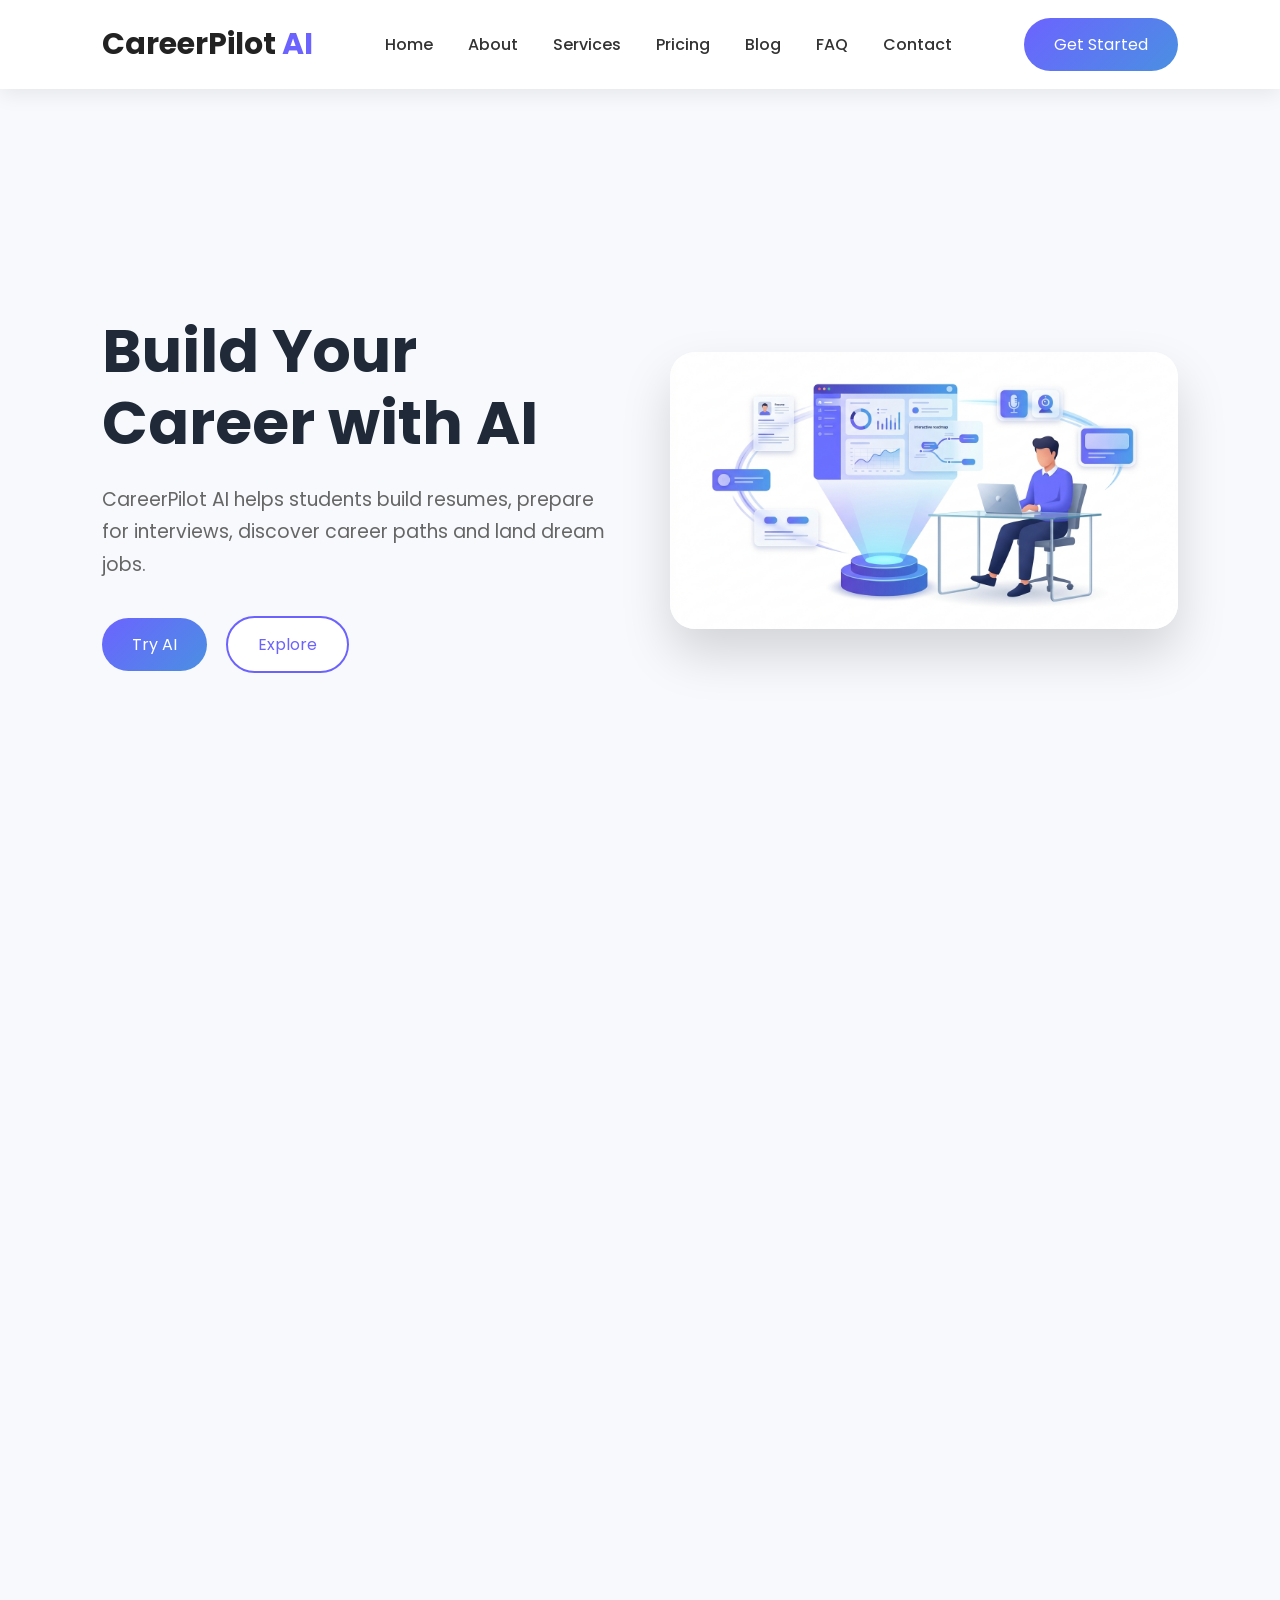
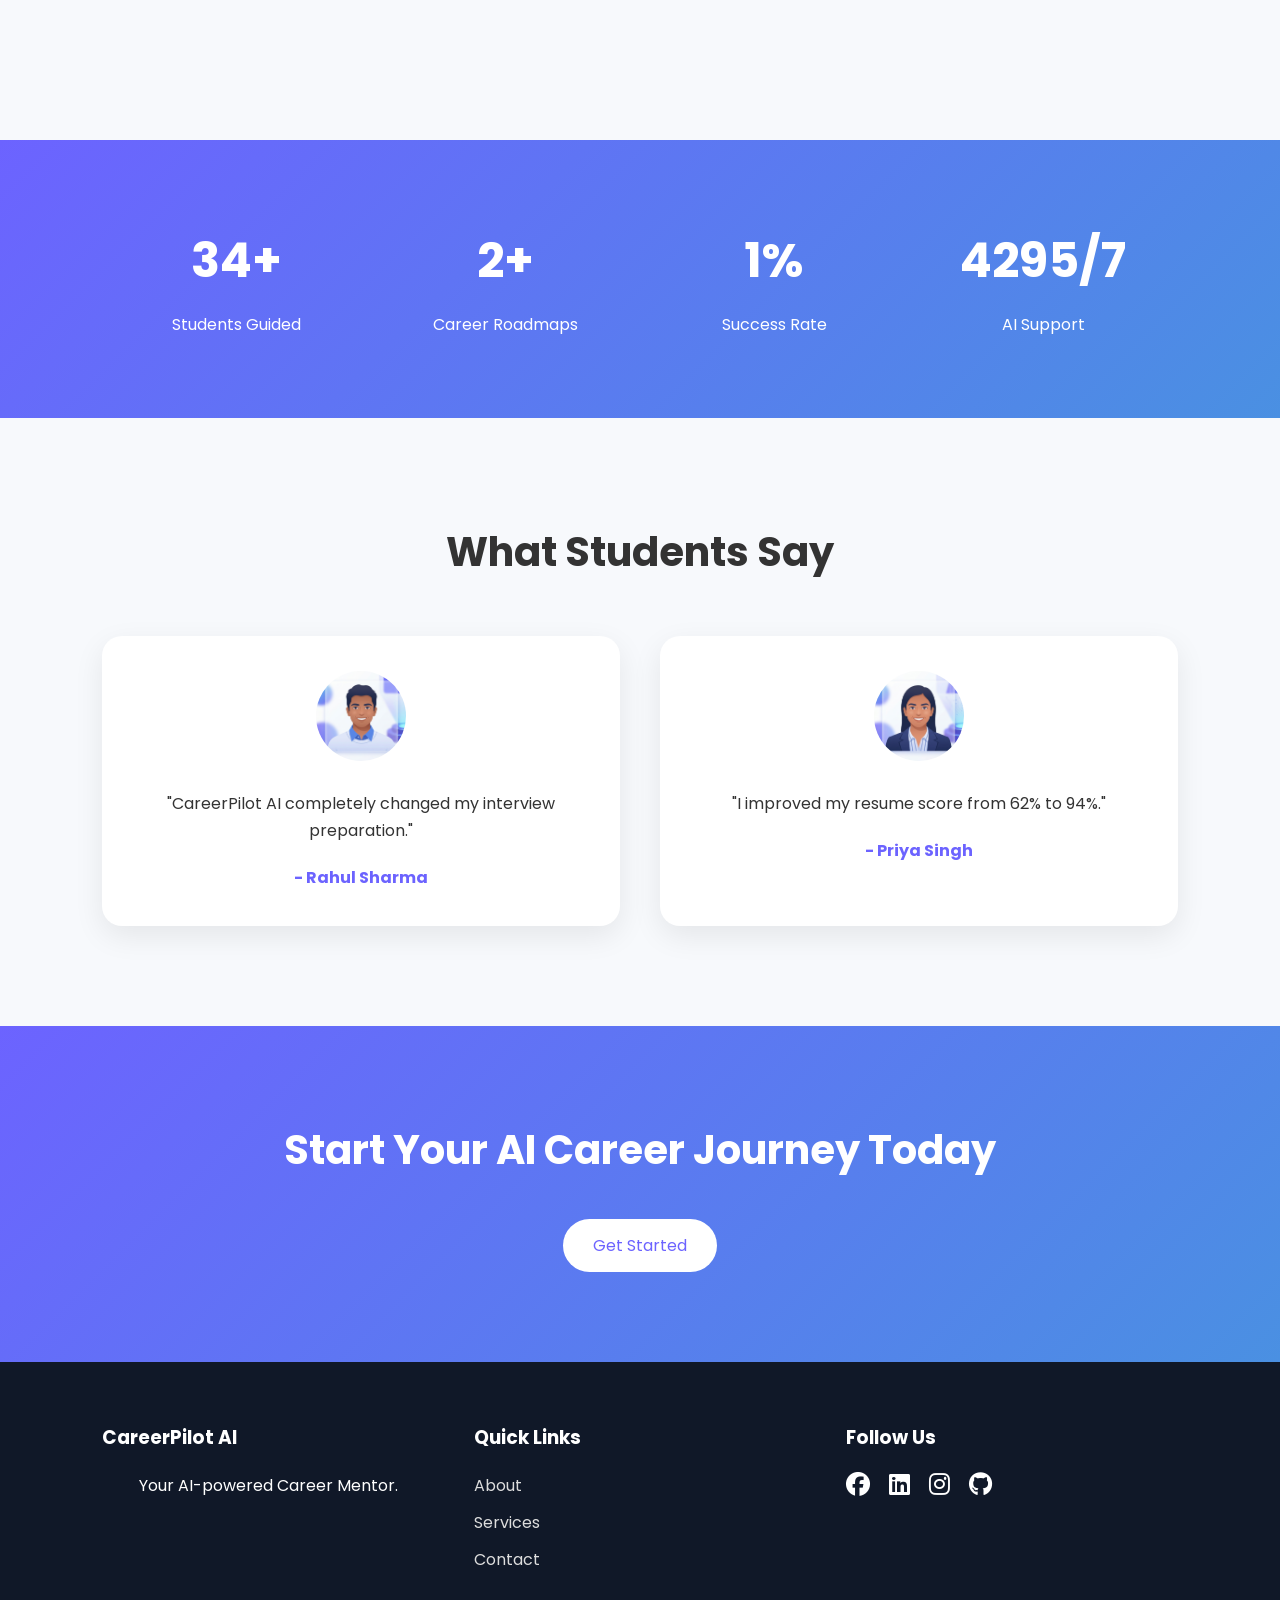
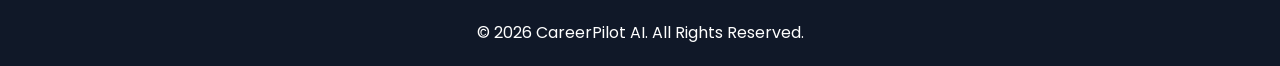
<file: index.html>
<!DOCTYPE html>
<html lang="en">

<head>

<meta charset="UTF-8">
<meta name="viewport" content="width=device-width, initial-scale=1.0">

<title>CareerPilot AI | Your AI Career Mentor</title>

<link rel="stylesheet" href="style.css">
<link rel="stylesheet" href="responsive.css">

<link rel="stylesheet"
href="https://cdnjs.cloudflare.com/ajax/libs/font-awesome/6.5.2/css/all.min.css">

<link
href="https://fonts.googleapis.com/css2?family=Poppins:wght@300;400;500;600;700&display=swap"
rel="stylesheet">

<link
href="https://unpkg.com/aos@2.3.4/dist/aos.css"
rel="stylesheet">

</head>

<body>

<!-- Navbar -->

<nav>

<div class="logo">

CareerPilot <span>AI</span>

</div>

<ul>

<li><a href="index.html">Home</a></li>

<li><a href="about.html">About</a></li>

<li><a href="services.html">Services</a></li>

<li><a href="pricing.html">Pricing</a></li>

<li><a href="blog.html">Blog</a></li>

<li><a href="faq.html">FAQ</a></li>

<li><a href="contact.html">Contact</a></li>

</ul>

<a href="#" class="btn">Get Started</a>

</nav>

<!-- Hero -->

<section class="hero">

<div class="hero-content" data-aos="fade-right">

<h1>

Build Your Career with AI

</h1>

<p>

CareerPilot AI helps students build resumes, prepare for interviews,
discover career paths and land dream jobs.

</p>

<div class="hero-buttons">

<a href="#" class="btn">Try AI</a>

<a href="services.html" class="btn secondary">Explore</a>

</div>

</div>

<div class="hero-image" data-aos="fade-left">

<img src="hero.png" alt="AI Career">

</div>

</section>

<!-- Features -->

<section class="features">

<h2 data-aos="fade-up">

Our AI Features

</h2>

<div class="cards">

<div class="card" data-aos="zoom-in">

<i class="fa-solid fa-file"></i>

<h3>Resume Analyzer</h3>

<p>

Improve your resume using AI suggestions.

</p>

</div>

<div class="card" data-aos="zoom-in">

<i class="fa-solid fa-user-graduate"></i>

<h3>Interview Coach</h3>

<p>

Practice with AI-powered mock interviews.

</p>

</div>

<div class="card" data-aos="zoom-in">

<i class="fa-solid fa-road"></i>

<h3>Career Roadmap</h3>

<p>

Receive personalized learning paths.

</p>

</div>

<div class="card" data-aos="zoom-in">

<i class="fa-solid fa-lightbulb"></i>

<h3>Project Ideas</h3>

<p>

Generate innovative project ideas instantly.

</p>

</div>

</div>

</section>

<!-- Statistics -->

<section class="stats">

<div>

<h2>5000+</h2>

<p>Students Guided</p>

</div>

<div>

<h2>300+</h2>

<p>Career Roadmaps</p>

</div>

<div>

<h2>95%</h2>

<p>Success Rate</p>

</div>

<div>

<h2>24/7</h2>

<p>AI Support</p>

</div>

</section>

<!-- Testimonials -->

<section class="testimonials">

<h2>What Students Say</h2>

<div class="testimonial-box">

<div class="testimonial">

<img src="testimonial1.png">

<p>

"CareerPilot AI completely changed my interview preparation."

</p>

<h4>- Rahul Sharma</h4>

</div>

<div class="testimonial">

<img src="testimonial2.png">

<p>

"I improved my resume score from 62% to 94%."

</p>

<h4>- Priya Singh</h4>

</div>

</div>

</section>

<!-- CTA -->

<section class="cta">

<h2>

Start Your AI Career Journey Today

</h2>

<a href="#" class="btn">

Get Started

</a>

</section>

<!-- Footer -->

<footer>

<div class="footer-content">

<div>

<h3>CareerPilot AI</h3>

<p>

Your AI-powered Career Mentor.

</p>

</div>

<div>

<h3>Quick Links</h3>

<a href="about.html">About</a>

<a href="services.html">Services</a>

<a href="contact.html">Contact</a>

</div>

<div>

<h3>Follow Us</h3>

<i class="fab fa-facebook"></i>

<i class="fab fa-linkedin"></i>

<i class="fab fa-instagram"></i>

<i class="fab fa-github"></i>

</div>

</div>

<p class="copyright">

© 2026 CareerPilot AI. All Rights Reserved.

</p>

</footer>

<script src="https://unpkg.com/aos@2.3.4/dist/aos.js"></script>

<script>

AOS.init();

</script>

<script src="main.js"></script>

</body>

</html>
</file>
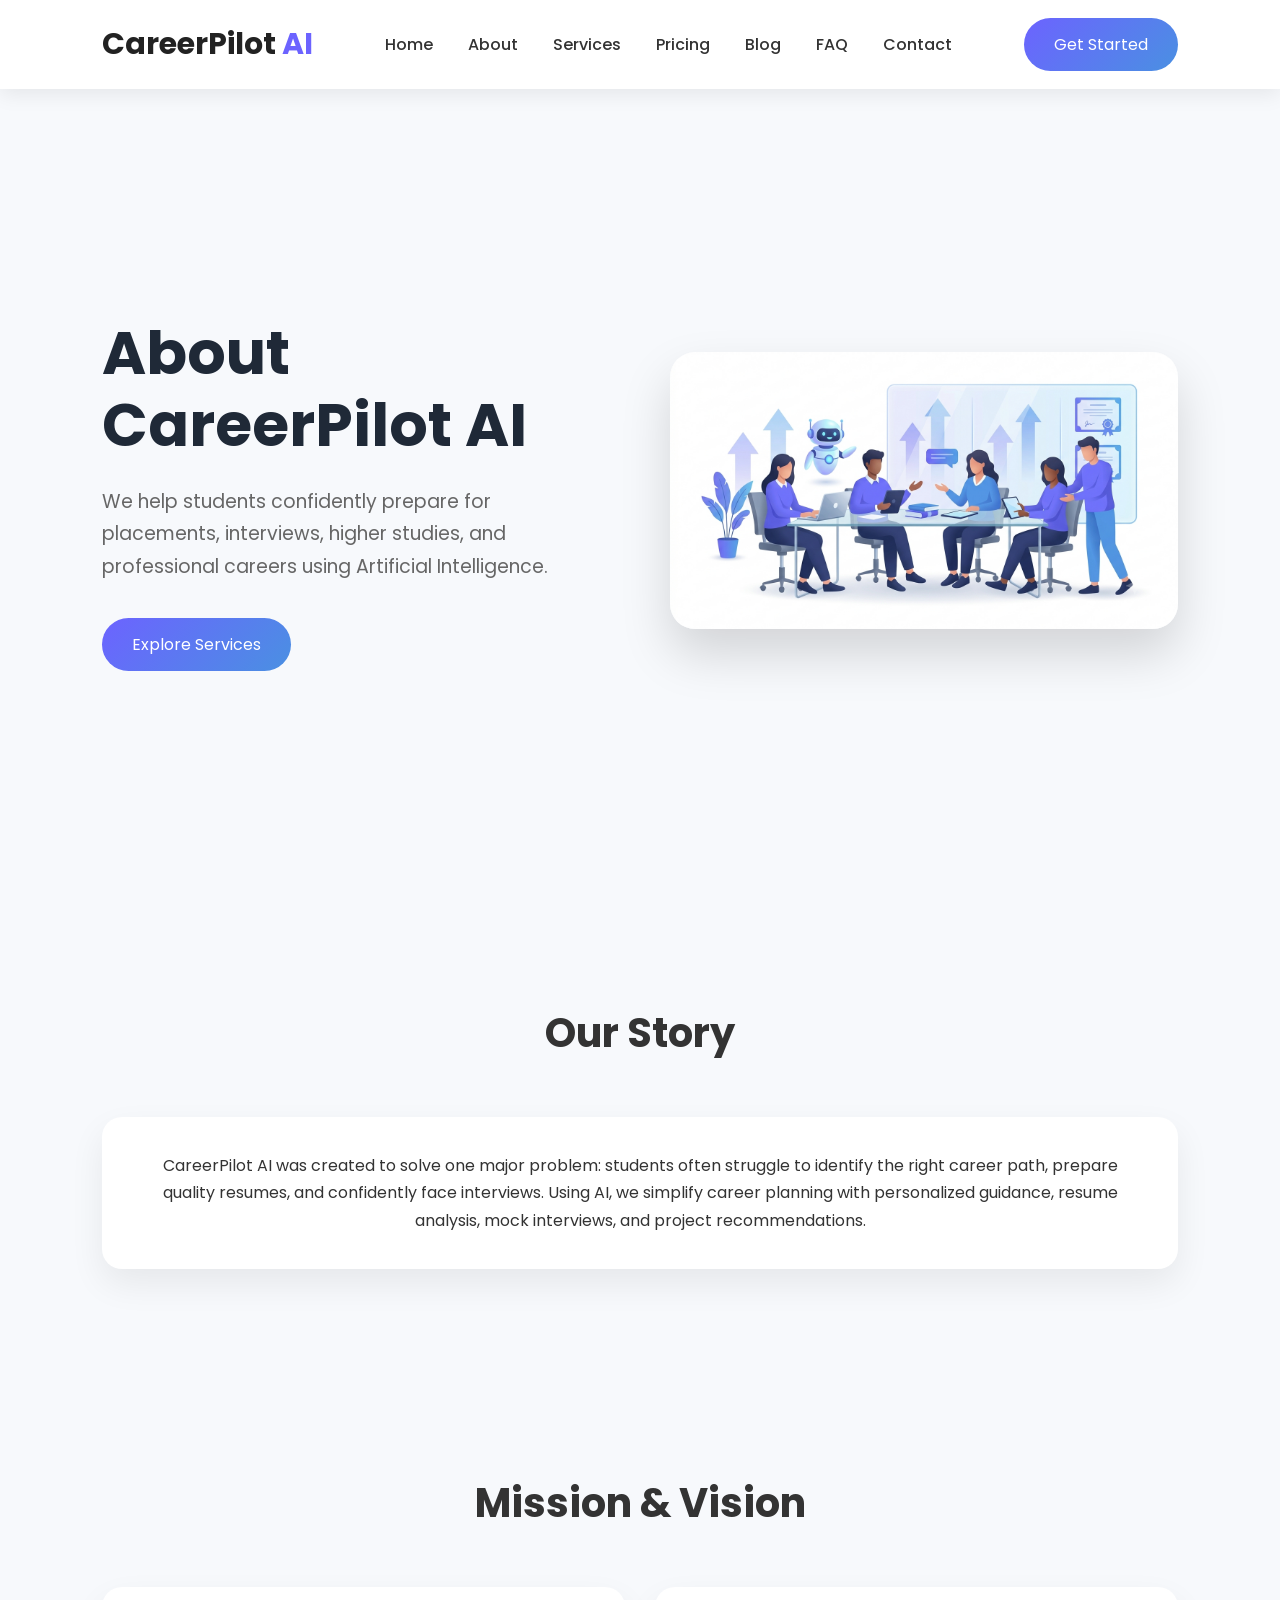
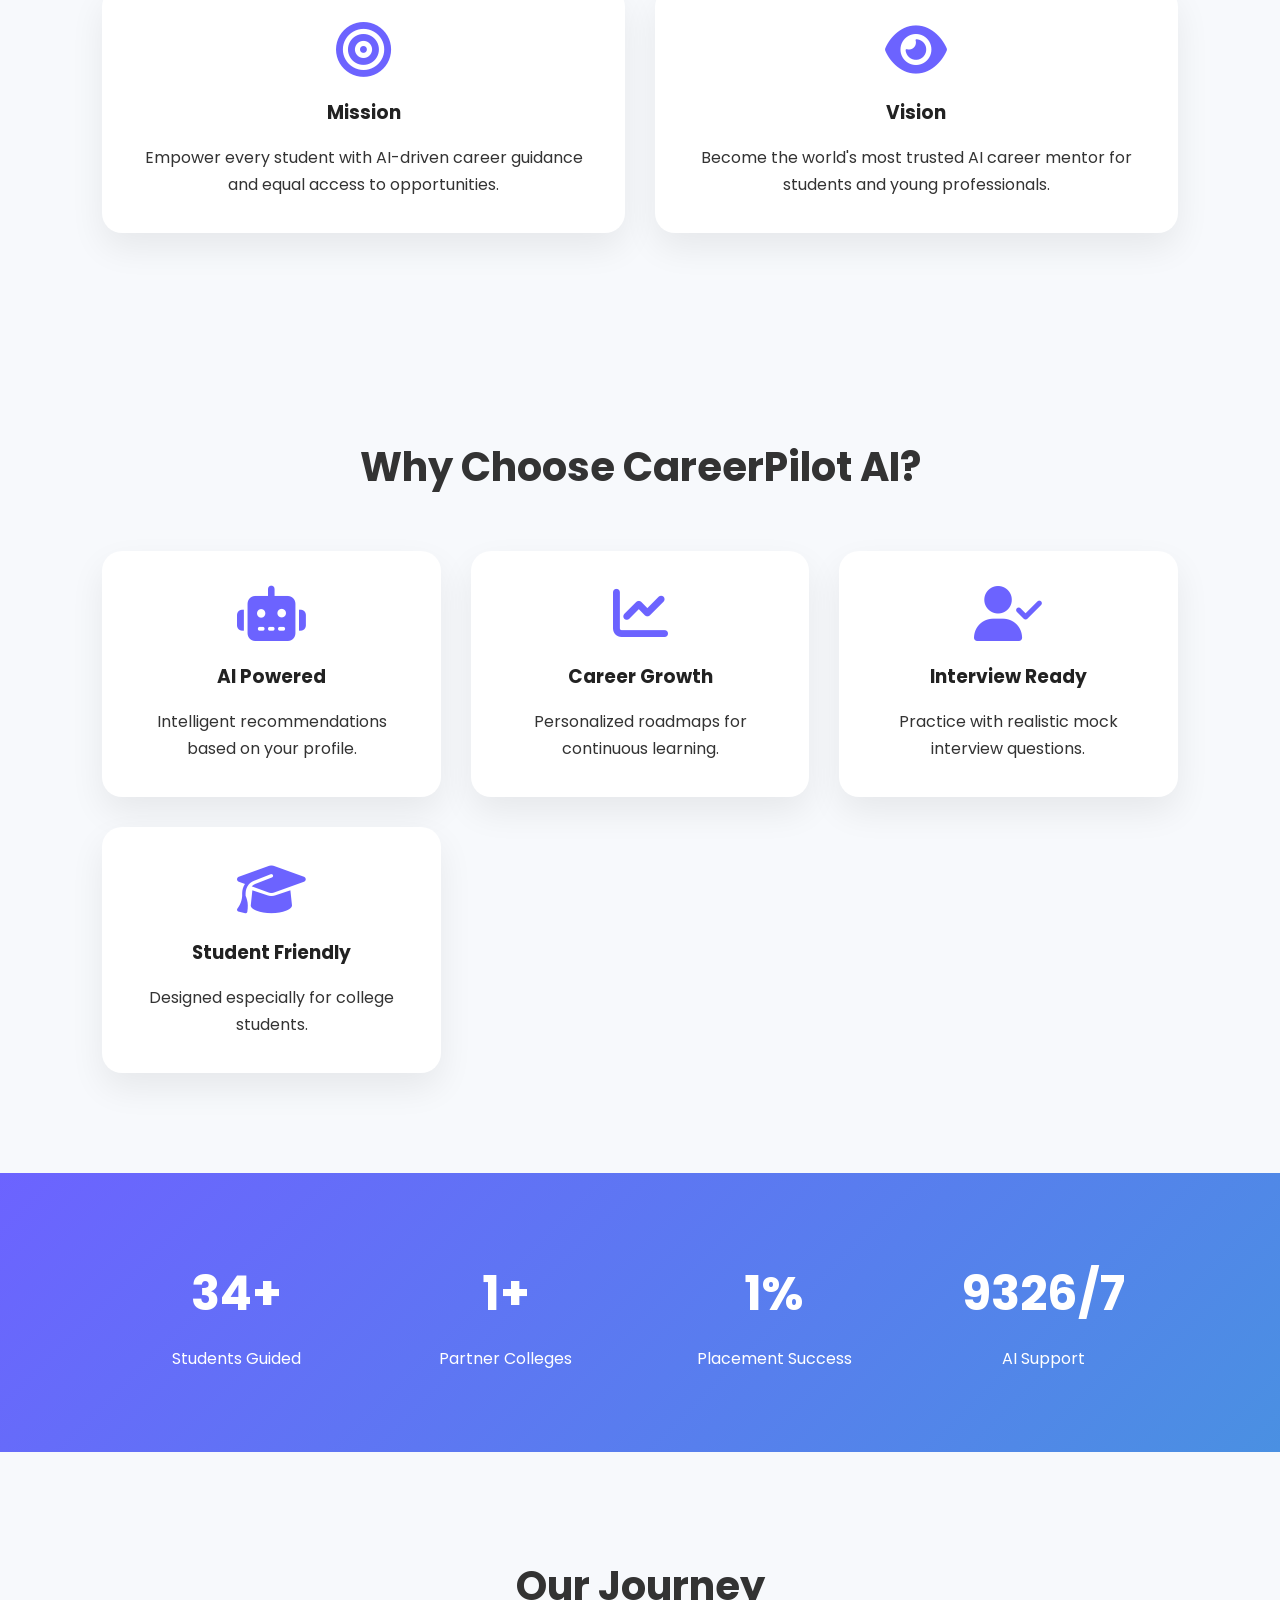
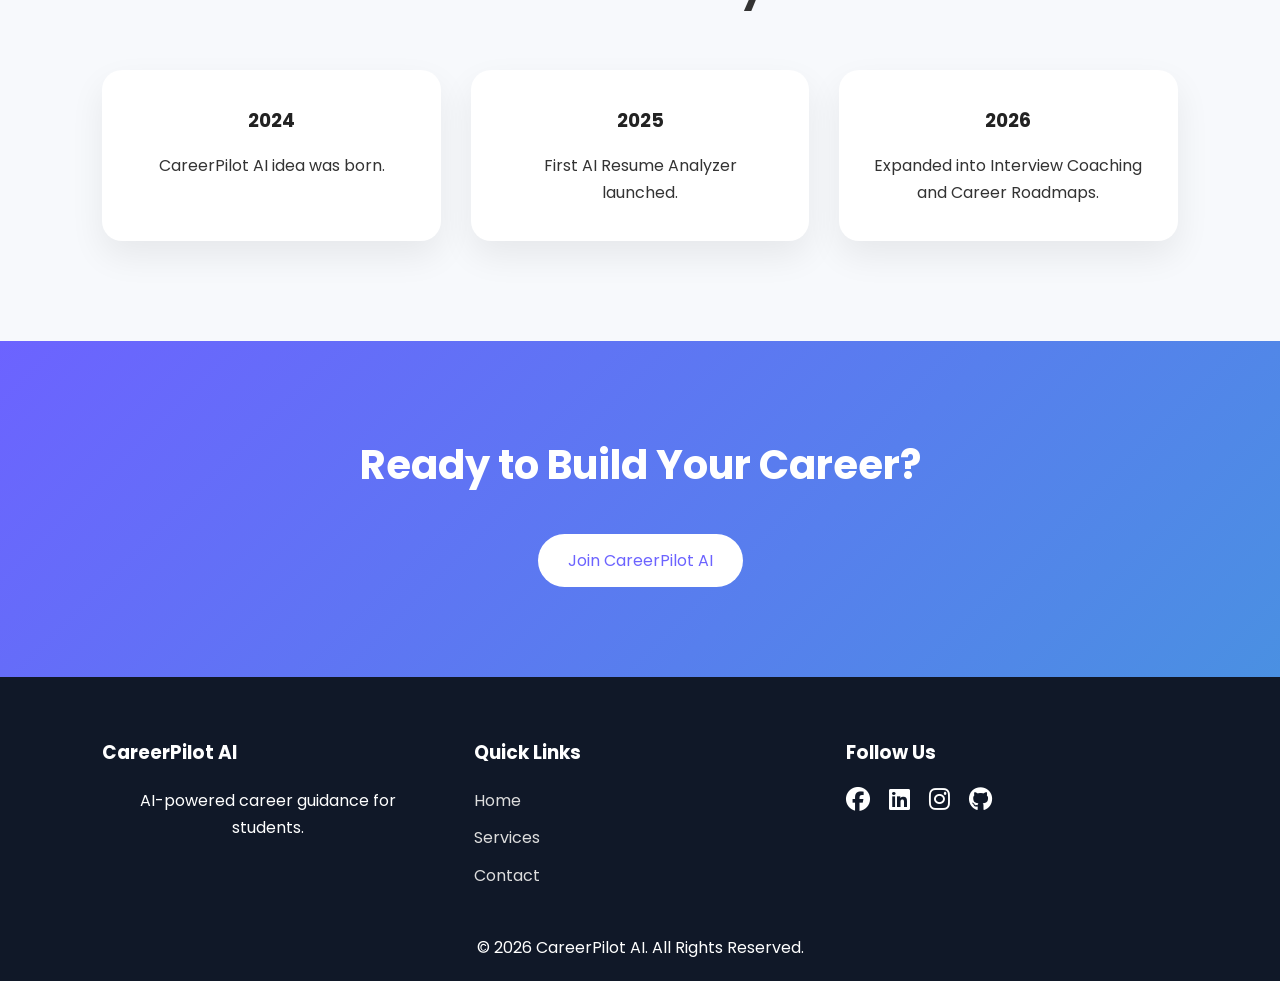
<file: about.html>
<!DOCTYPE html>
<html lang="en">

<head>

    <meta charset="UTF-8">
    <meta name="viewport" content="width=device-width, initial-scale=1.0">

    <title>About | CareerPilot AI</title>

    <link rel="stylesheet" href="style.css">
    <link rel="stylesheet" href="responsive.css">

    <link rel="stylesheet"
        href="https://cdnjs.cloudflare.com/ajax/libs/font-awesome/6.5.2/css/all.min.css">

    <link
        href="https://fonts.googleapis.com/css2?family=Poppins:wght@300;400;500;600;700&display=swap"
        rel="stylesheet">

</head>

<body>

    <!-- Navbar -->

    <nav>

        <div class="logo">
            CareerPilot <span>AI</span>
        </div>

        <ul>

            <li><a href="index.html">Home</a></li>

            <li><a href="about.html">About</a></li>

            <li><a href="services.html">Services</a></li>

            <li><a href="pricing.html">Pricing</a></li>

            <li><a href="blog.html">Blog</a></li>

            <li><a href="faq.html">FAQ</a></li>

            <li><a href="contact.html">Contact</a></li>

        </ul>

        <a href="#" class="btn">Get Started</a>

    </nav>



    <!-- Hero -->

    <section class="hero">

        <div class="hero-content">

            <h1>About CareerPilot AI</h1>

            <p>

                We help students confidently prepare for placements,
                interviews, higher studies, and professional careers using
                Artificial Intelligence.

            </p>

            <a href="services.html" class="btn">Explore Services</a>

        </div>

        <div class="hero-image">

            <img src="about.png" alt="About">

        </div>

    </section>



    <!-- Our Story -->

    <section class="features">

        <h2>Our Story</h2>

        <div class="card">

            <p>

                CareerPilot AI was created to solve one major problem:
                students often struggle to identify the right career path,
                prepare quality resumes, and confidently face interviews.

                Using AI, we simplify career planning with personalized
                guidance, resume analysis, mock interviews, and project
                recommendations.

            </p>

        </div>

    </section>



    <!-- Mission Vision -->

    <section class="features">

        <h2>Mission & Vision</h2>

        <div class="cards">

            <div class="card">

                <i class="fa-solid fa-bullseye"></i>

                <h3>Mission</h3>

                <p>

                    Empower every student with AI-driven career guidance
                    and equal access to opportunities.

                </p>

            </div>

            <div class="card">

                <i class="fa-solid fa-eye"></i>

                <h3>Vision</h3>

                <p>

                    Become the world's most trusted AI career mentor for
                    students and young professionals.

                </p>

            </div>

        </div>

    </section>



    <!-- Why Choose Us -->

    <section class="features">

        <h2>Why Choose CareerPilot AI?</h2>

        <div class="cards">

            <div class="card">

                <i class="fa-solid fa-robot"></i>

                <h3>AI Powered</h3>

                <p>

                    Intelligent recommendations based on your profile.

                </p>

            </div>

            <div class="card">

                <i class="fa-solid fa-chart-line"></i>

                <h3>Career Growth</h3>

                <p>

                    Personalized roadmaps for continuous learning.

                </p>

            </div>

            <div class="card">

                <i class="fa-solid fa-user-check"></i>

                <h3>Interview Ready</h3>

                <p>

                    Practice with realistic mock interview questions.

                </p>

            </div>

            <div class="card">

                <i class="fa-solid fa-graduation-cap"></i>

                <h3>Student Friendly</h3>

                <p>

                    Designed especially for college students.

                </p>

            </div>

        </div>

    </section>



    <!-- Statistics -->

    <section class="stats">

        <div>

            <h2>5000+</h2>

            <p>Students Guided</p>

        </div>

        <div>

            <h2>100+</h2>

            <p>Partner Colleges</p>

        </div>

        <div>

            <h2>95%</h2>

            <p>Placement Success</p>

        </div>

        <div>

            <h2>24/7</h2>

            <p>AI Support</p>

        </div>

    </section>



    <!-- Timeline -->

    <section class="features">

        <h2>Our Journey</h2>

        <div class="cards">

            <div class="card">

                <h3>2024</h3>

                <p>

                    CareerPilot AI idea was born.

                </p>

            </div>

            <div class="card">

                <h3>2025</h3>

                <p>

                    First AI Resume Analyzer launched.

                </p>

            </div>

            <div class="card">

                <h3>2026</h3>

                <p>

                    Expanded into Interview Coaching and Career Roadmaps.

                </p>

            </div>

        </div>

    </section>



    <!-- CTA -->

    <section class="cta">

        <h2>

            Ready to Build Your Career?

        </h2>

        <a href="contact.html" class="btn">

            Join CareerPilot AI

        </a>

    </section>



    <!-- Footer -->

    <footer>

        <div class="footer-content">

            <div>

                <h3>CareerPilot AI</h3>

                <p>

                    AI-powered career guidance for students.

                </p>

            </div>

            <div>

                <h3>Quick Links</h3>

                <a href="index.html">Home</a>

                <a href="services.html">Services</a>

                <a href="contact.html">Contact</a>

            </div>

            <div>

                <h3>Follow Us</h3>

                <i class="fab fa-facebook"></i>
                <i class="fab fa-linkedin"></i>
                <i class="fab fa-instagram"></i>
                <i class="fab fa-github"></i>

            </div>

        </div>

        <p style="text-align:center;margin-top:20px;">

            © 2026 CareerPilot AI. All Rights Reserved.

        </p>

    </footer>

    <script src="main.js"></script>

</body>

</html>
</file>
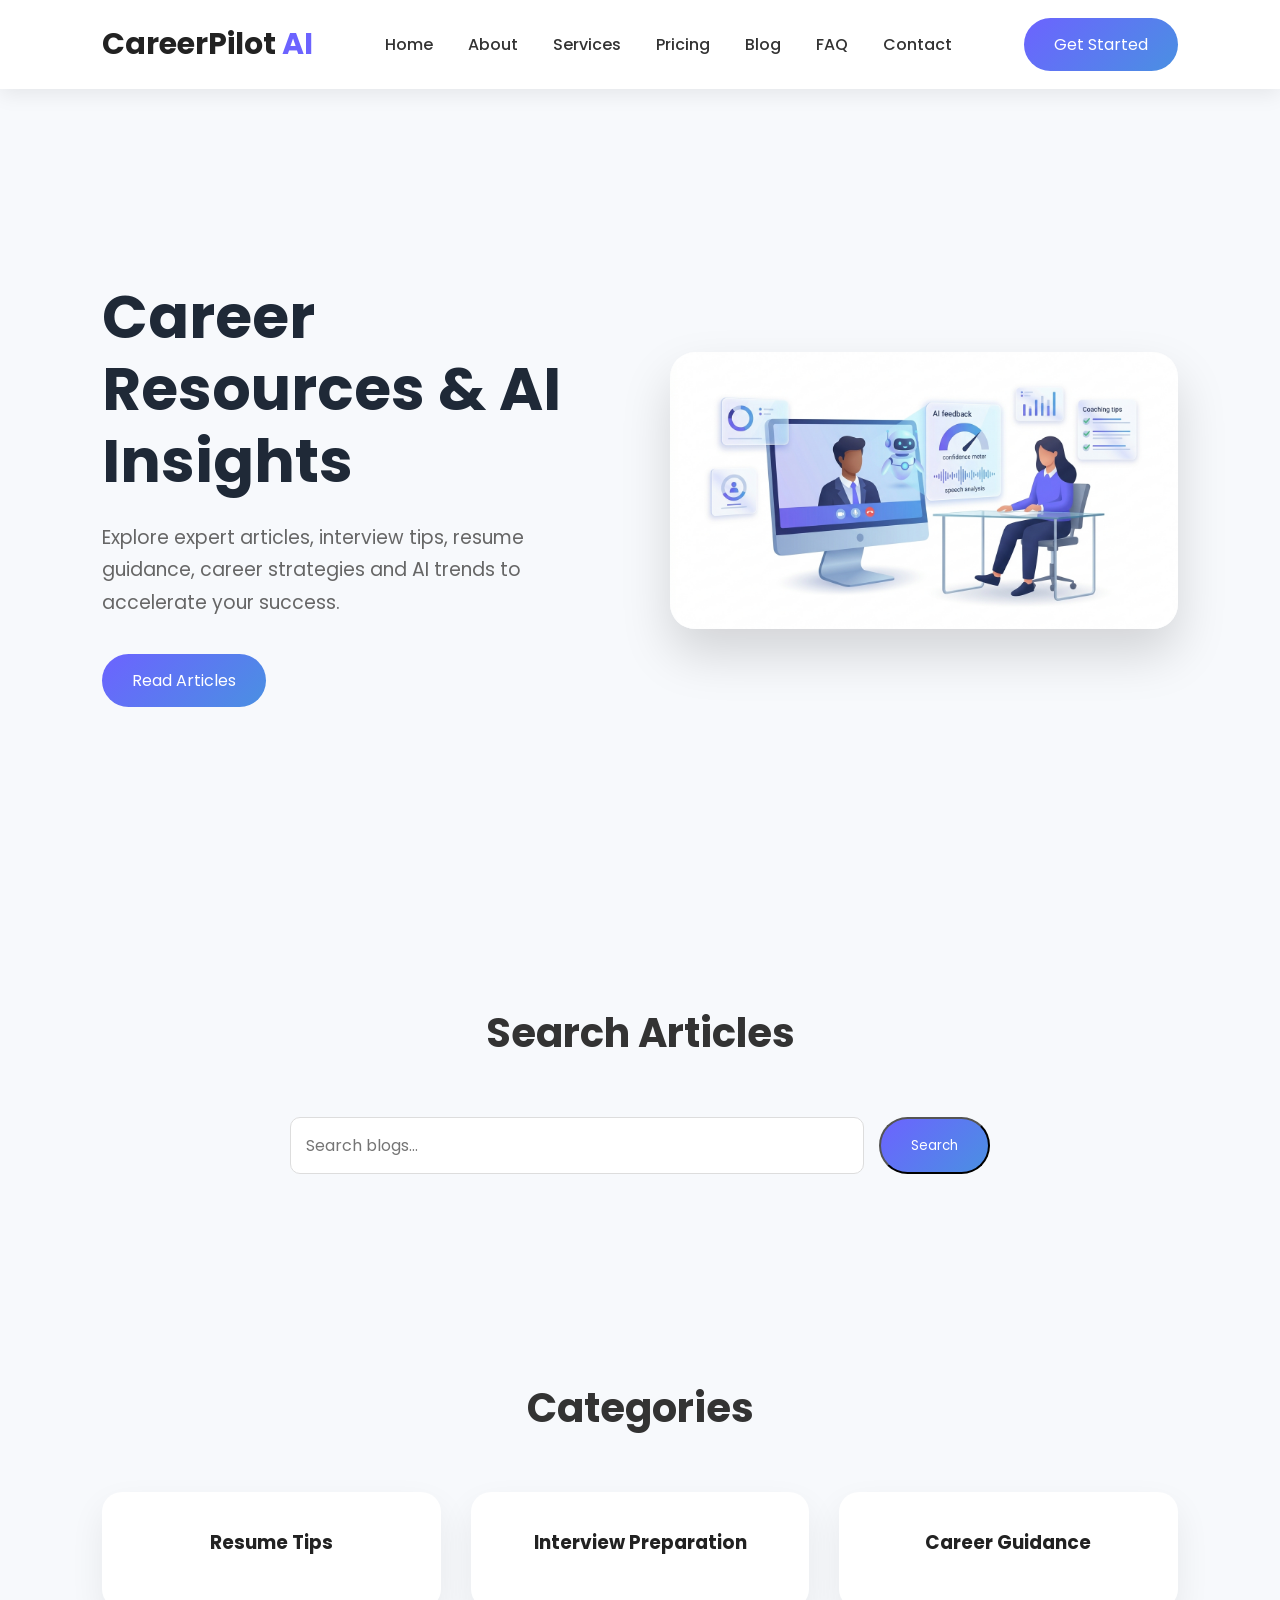
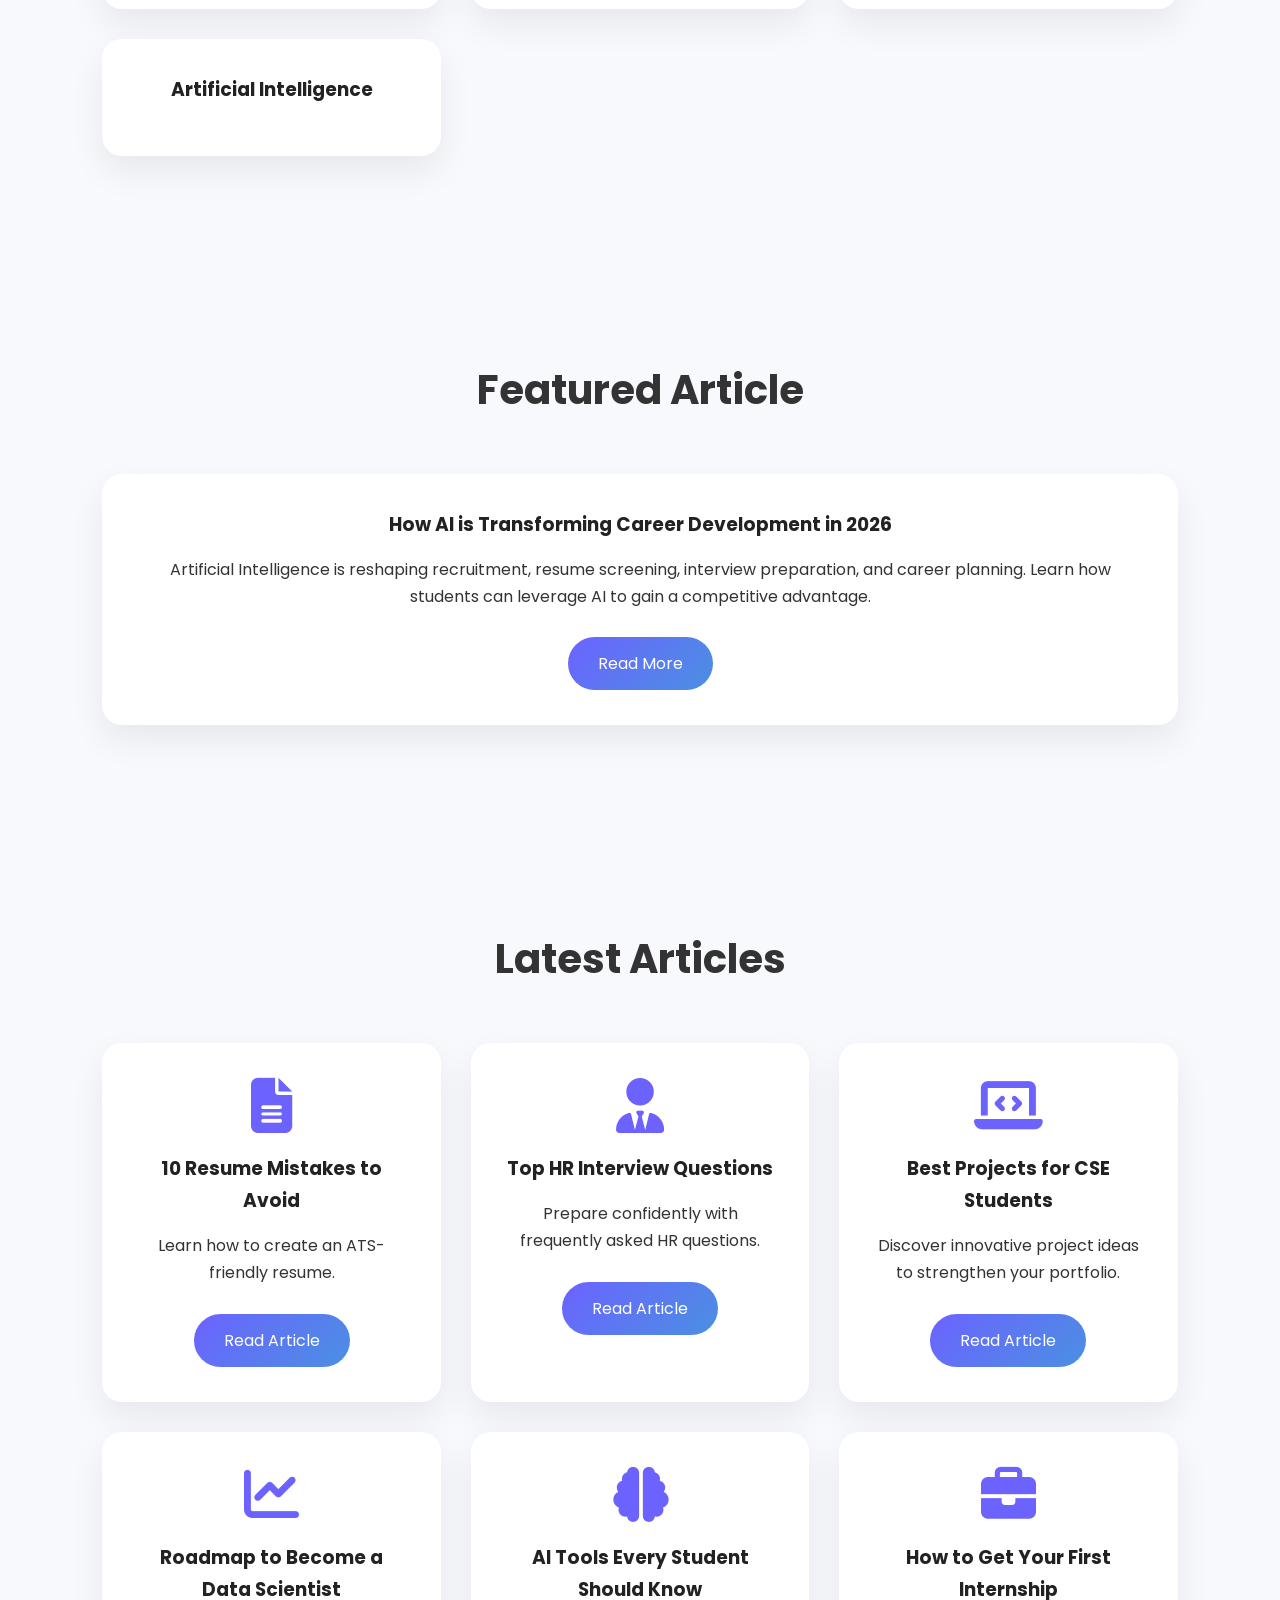
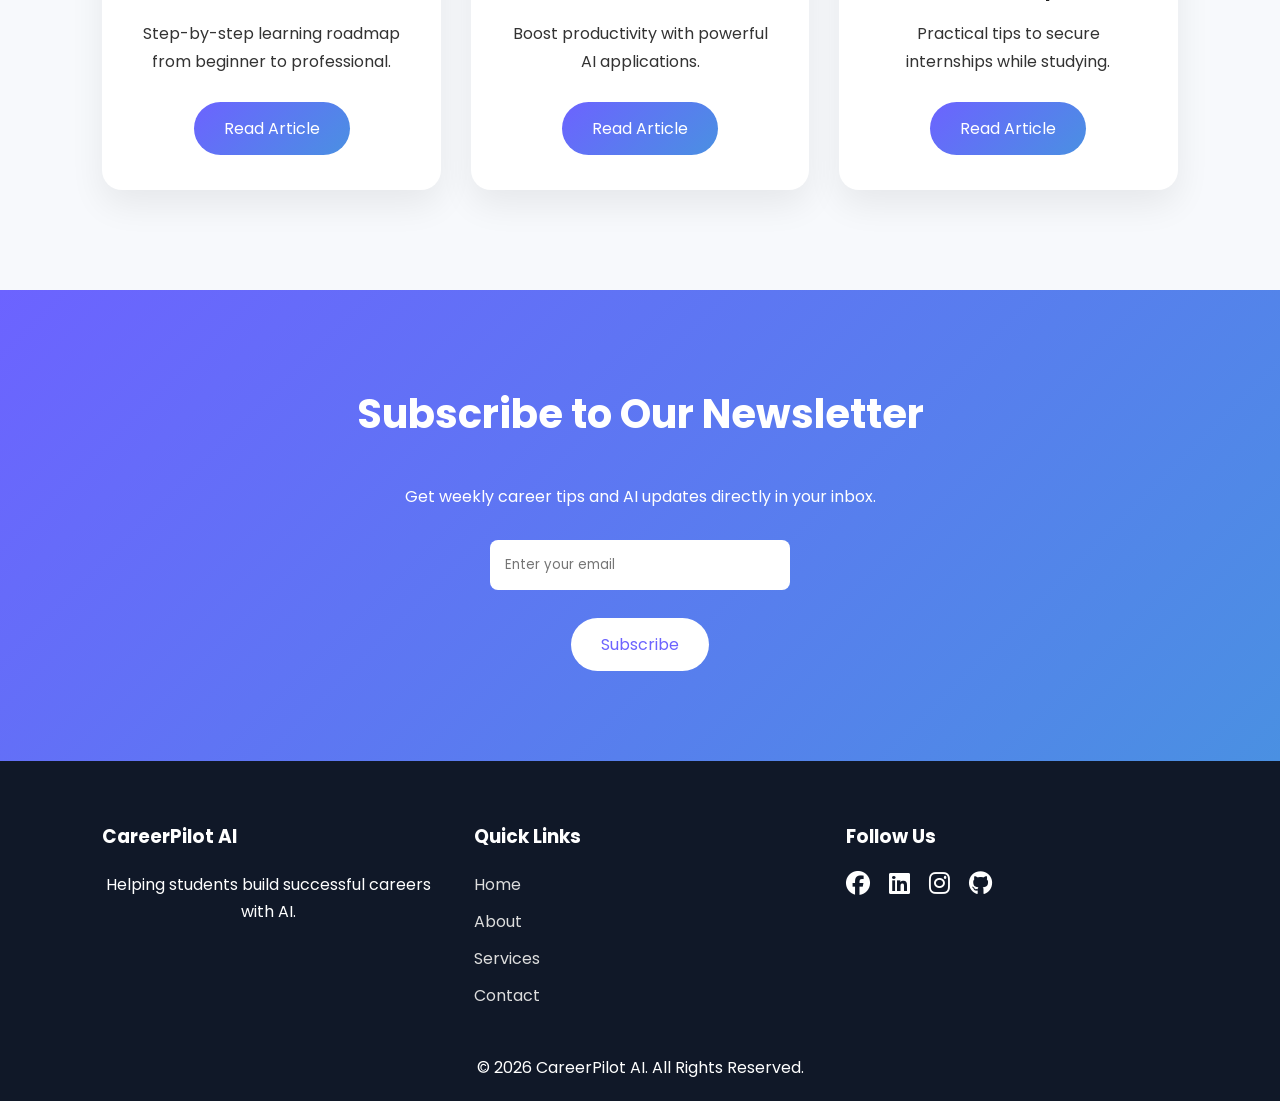
<file: blog.html>
<!DOCTYPE html>
<html lang="en">

<head>

<meta charset="UTF-8">
<meta name="viewport" content="width=device-width, initial-scale=1.0">

<title>Blog | CareerPilot AI</title>

<link rel="stylesheet" href="style.css">
<link rel="stylesheet" href="responsive.css">

<link rel="stylesheet"
href="https://cdnjs.cloudflare.com/ajax/libs/font-awesome/6.5.2/css/all.min.css">

<link href="https://fonts.googleapis.com/css2?family=Poppins:wght@300;400;500;600;700&display=swap"
rel="stylesheet">

</head>

<body>

<!-- Navbar -->

<nav>

<div class="logo">
CareerPilot <span>AI</span>
</div>

<ul>
<li><a href="index.html">Home</a></li>
<li><a href="about.html">About</a></li>
<li><a href="services.html">Services</a></li>
<li><a href="pricing.html">Pricing</a></li>
<li><a href="blog.html">Blog</a></li>
<li><a href="faq.html">FAQ</a></li>
<li><a href="contact.html">Contact</a></li>
</ul>

<a href="#" class="btn">Get Started</a>

</nav>

<!-- Hero -->

<section class="hero">

<div class="hero-content">

<h1>Career Resources & AI Insights</h1>

<p>

Explore expert articles, interview tips, resume guidance,
career strategies and AI trends to accelerate your success.

</p>

<a href="#blogs" class="btn">
Read Articles
</a>

</div>

<div class="hero-image">

<img src="service3.png" alt="Blog">

</div>

</section>

<!-- Search -->

<section class="features">

<h2>Search Articles</h2>

<div style="max-width:700px;margin:auto;display:flex;gap:15px;">

<input
type="text"
placeholder="Search blogs..."
style="flex:1;padding:15px;border-radius:10px;border:1px solid #ddd;font-size:16px;">

<button class="btn">

Search

</button>

</div>

</section>

<!-- Categories -->

<section class="features">

<h2>Categories</h2>

<div class="cards">

<div class="card">
<h3>Resume Tips</h3>
</div>

<div class="card">
<h3>Interview Preparation</h3>
</div>

<div class="card">
<h3>Career Guidance</h3>
</div>

<div class="card">
<h3>Artificial Intelligence</h3>
</div>

</div>

</section>

<!-- Featured Blog -->

<section class="features">

<h2>Featured Article</h2>

<div class="card">

<h3>

How AI is Transforming Career Development in 2026

</h3>

<p>

Artificial Intelligence is reshaping recruitment,
resume screening, interview preparation,
and career planning. Learn how students
can leverage AI to gain a competitive advantage.

</p>

<br>

<a href="#" class="btn">

Read More

</a>

</div>

</section>

<!-- Latest Blogs -->

<section class="features" id="blogs">

<h2>Latest Articles</h2>

<div class="cards">

<div class="card">

<i class="fa-solid fa-file-lines"></i>

<h3>

10 Resume Mistakes to Avoid

</h3>

<p>

Learn how to create an ATS-friendly resume.

</p>

<br>

<a href="#" class="btn">

Read Article

</a>

</div>

<div class="card">

<i class="fa-solid fa-user-tie"></i>

<h3>

Top HR Interview Questions

</h3>

<p>

Prepare confidently with frequently asked HR questions.

</p>

<br>

<a href="#" class="btn">

Read Article

</a>

</div>

<div class="card">

<i class="fa-solid fa-laptop-code"></i>

<h3>

Best Projects for CSE Students

</h3>

<p>

Discover innovative project ideas to strengthen your portfolio.

</p>

<br>

<a href="#" class="btn">

Read Article

</a>

</div>

<div class="card">

<i class="fa-solid fa-chart-line"></i>

<h3>

Roadmap to Become a Data Scientist

</h3>

<p>

Step-by-step learning roadmap from beginner to professional.

</p>

<br>

<a href="#" class="btn">

Read Article

</a>

</div>

<div class="card">

<i class="fa-solid fa-brain"></i>

<h3>

AI Tools Every Student Should Know

</h3>

<p>

Boost productivity with powerful AI applications.

</p>

<br>

<a href="#" class="btn">

Read Article

</a>

</div>

<div class="card">

<i class="fa-solid fa-briefcase"></i>

<h3>

How to Get Your First Internship

</h3>

<p>

Practical tips to secure internships while studying.

</p>

<br>

<a href="#" class="btn">

Read Article

</a>

</div>

</div>

</section>

<!-- Newsletter -->

<section class="cta">

<h2>

Subscribe to Our Newsletter

</h2>

<p style="margin-bottom:30px;">

Get weekly career tips and AI updates directly in your inbox.

</p>

<input
type="email"
placeholder="Enter your email"
style="padding:15px;width:300px;border:none;border-radius:8px;">

<br><br>

<a href="#" class="btn">

Subscribe

</a>

</section>

<!-- Footer -->

<footer>

<div class="footer-content">

<div>

<h3>CareerPilot AI</h3>

<p>

Helping students build successful careers with AI.

</p>

</div>

<div>

<h3>Quick Links</h3>

<a href="index.html">Home</a>
<a href="about.html">About</a>
<a href="services.html">Services</a>
<a href="contact.html">Contact</a>

</div>

<div>

<h3>Follow Us</h3>

<i class="fab fa-facebook"></i>
<i class="fab fa-linkedin"></i>
<i class="fab fa-instagram"></i>
<i class="fab fa-github"></i>

</div>

</div>

<p style="text-align:center;margin-top:20px;">

© 2026 CareerPilot AI. All Rights Reserved.

</p>

</footer>

<script src="main.js"></script>

</body>

</html>
</file>
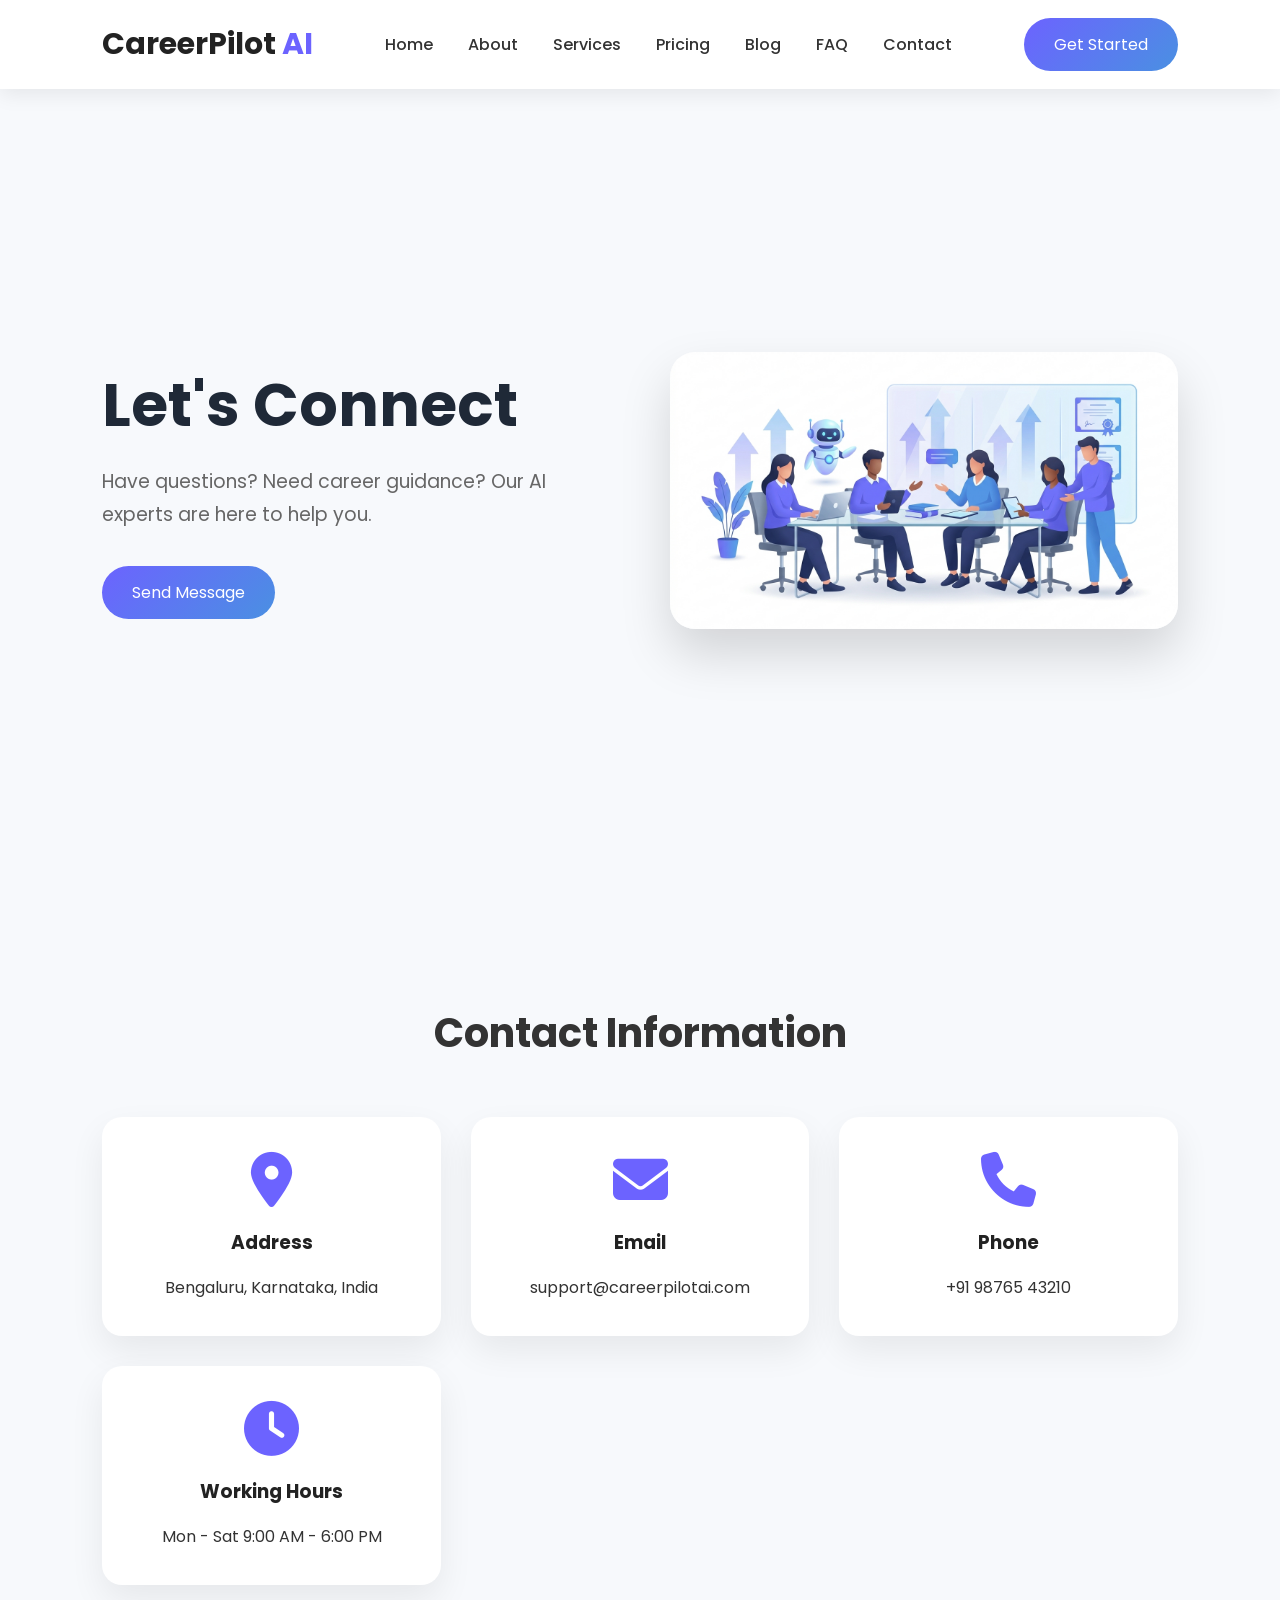
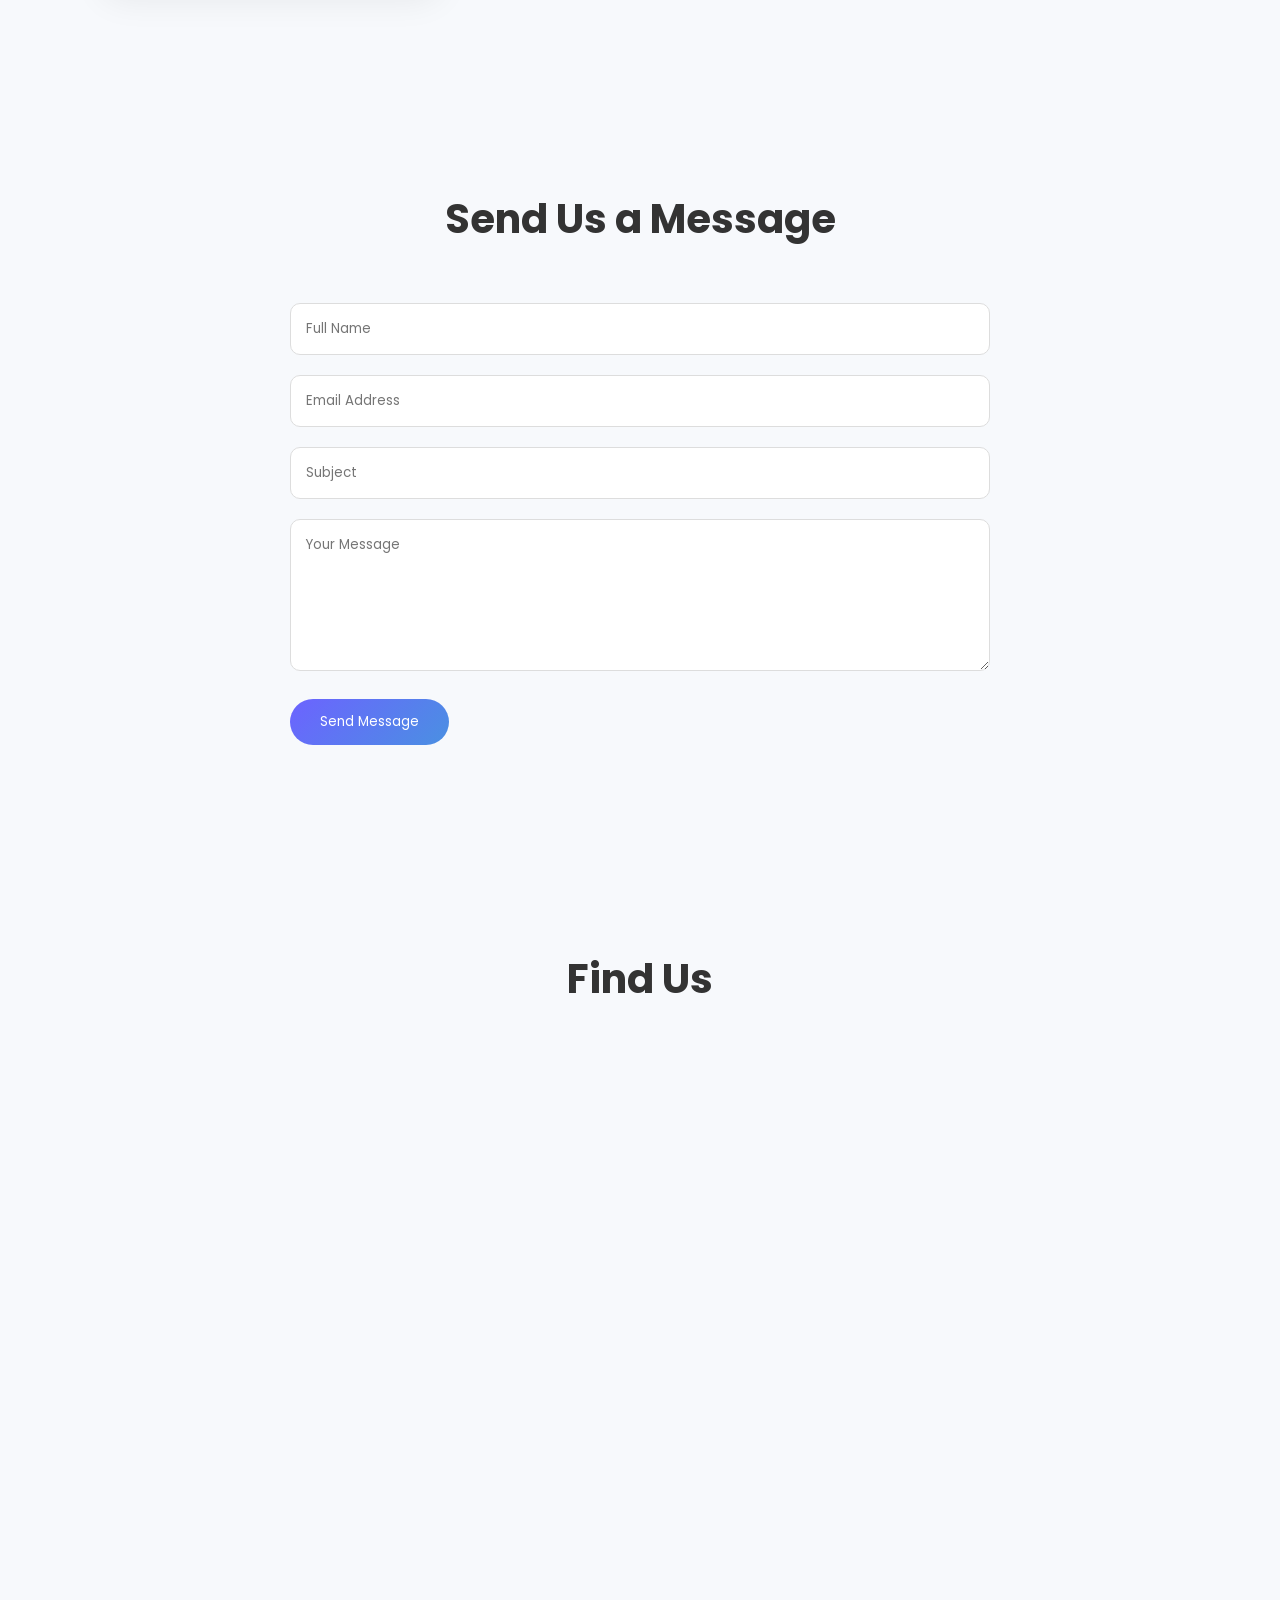
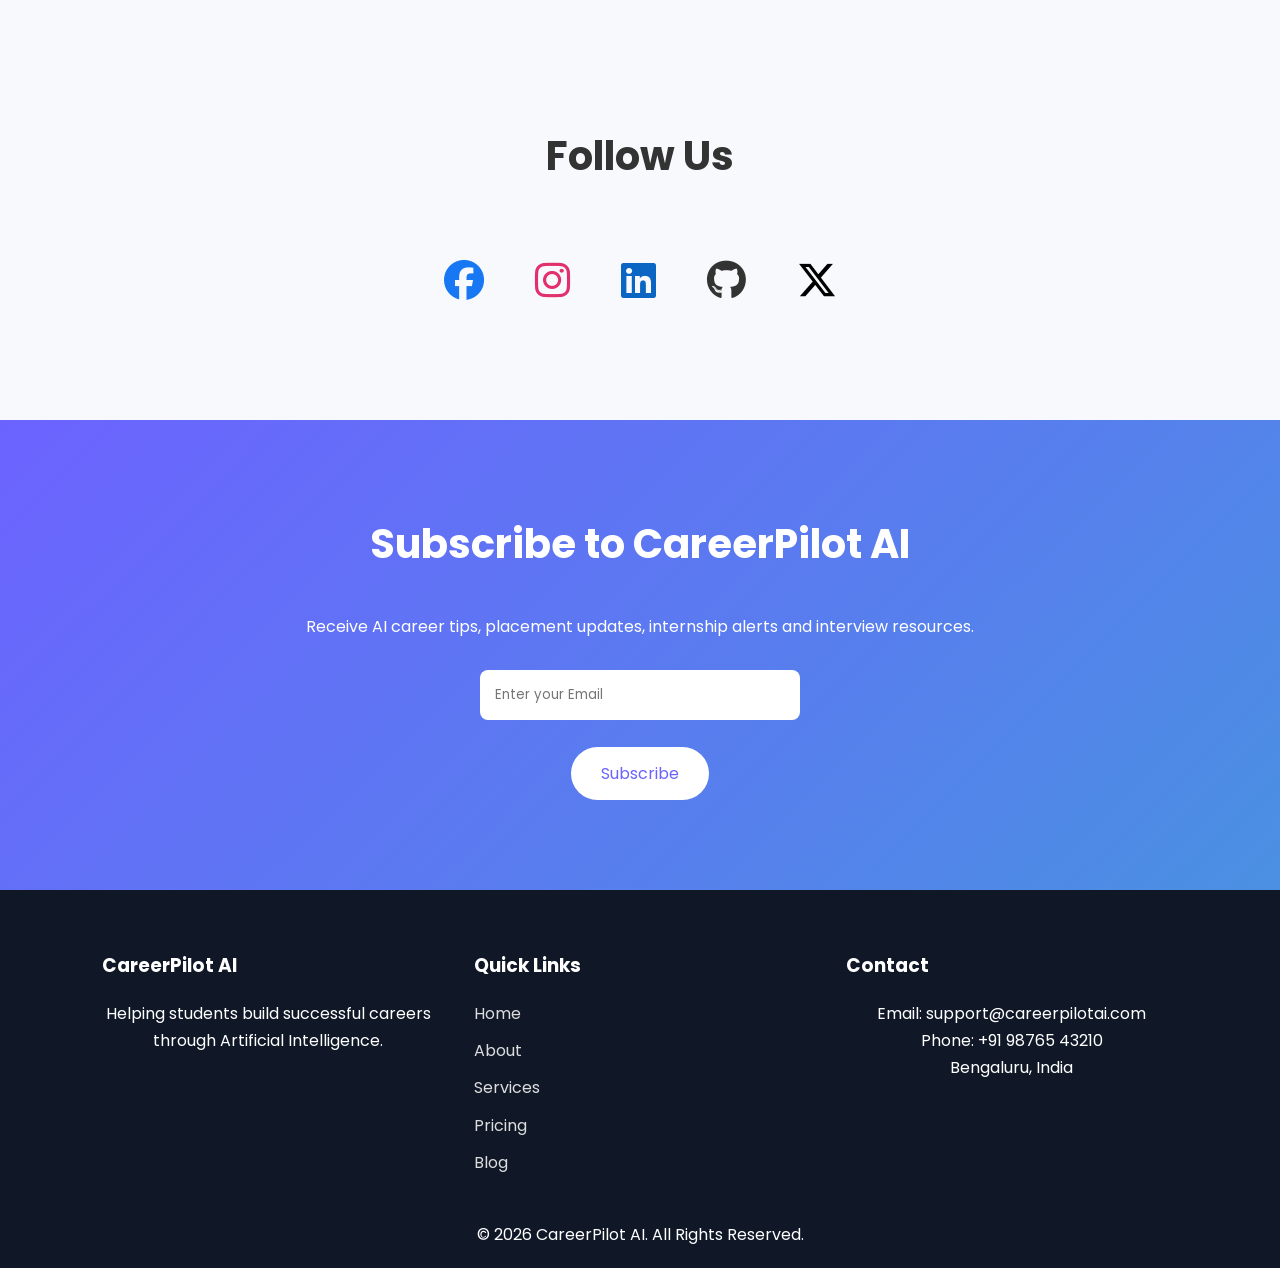
<file: contact.html>
<!DOCTYPE html>
<html lang="en">

<head>

<meta charset="UTF-8">
<meta name="viewport" content="width=device-width, initial-scale=1.0">

<title>Contact | CareerPilot AI</title>

<link rel="stylesheet" href="style.css">
<link rel="stylesheet" href="responsive.css">

<link rel="stylesheet"
href="https://cdnjs.cloudflare.com/ajax/libs/font-awesome/6.5.2/css/all.min.css">

<link href="https://fonts.googleapis.com/css2?family=Poppins:wght@300;400;500;600;700&display=swap"
rel="stylesheet">

</head>

<body>

<!-- NAVBAR -->

<nav>

<div class="logo">
CareerPilot <span>AI</span>
</div>

<ul>
<li><a href="index.html">Home</a></li>
<li><a href="about.html">About</a></li>
<li><a href="services.html">Services</a></li>
<li><a href="pricing.html">Pricing</a></li>
<li><a href="blog.html">Blog</a></li>
<li><a href="faq.html">FAQ</a></li>
<li><a href="contact.html">Contact</a></li>
</ul>

<a href="#" class="btn">Get Started</a>

</nav>

<!-- HERO -->

<section class="hero">

<div class="hero-content">

<h1>Let's Connect</h1>

<p>

Have questions? Need career guidance?
Our AI experts are here to help you.

</p>

<a href="#contactForm" class="btn">

Send Message

</a>

</div>

<div class="hero-image">

<img src="about.png" alt="Contact">

</div>

</section>

<!-- CONTACT INFO -->

<section class="features">

<h2>Contact Information</h2>

<div class="cards">

<div class="card">

<i class="fa-solid fa-location-dot"></i>

<h3>Address</h3>

<p>

Bengaluru, Karnataka, India

</p>

</div>

<div class="card">

<i class="fa-solid fa-envelope"></i>

<h3>Email</h3>

<p>

support@careerpilotai.com

</p>

</div>

<div class="card">

<i class="fa-solid fa-phone"></i>

<h3>Phone</h3>

<p>

+91 98765 43210

</p>

</div>

<div class="card">

<i class="fa-solid fa-clock"></i>

<h3>Working Hours</h3>

<p>

Mon - Sat

9:00 AM - 6:00 PM

</p>

</div>

</div>

</section>

<!-- CONTACT FORM -->

<section class="features" id="contactForm">

<h2>Send Us a Message</h2>

<form style="max-width:700px;margin:auto;">

<input
type="text"
placeholder="Full Name"
required
style="width:100%;padding:15px;margin-bottom:20px;border:1px solid #ddd;border-radius:10px;">

<input
type="email"
placeholder="Email Address"
required
style="width:100%;padding:15px;margin-bottom:20px;border:1px solid #ddd;border-radius:10px;">

<input
type="text"
placeholder="Subject"
style="width:100%;padding:15px;margin-bottom:20px;border:1px solid #ddd;border-radius:10px;">

<textarea
rows="6"
placeholder="Your Message"
style="width:100%;padding:15px;border:1px solid #ddd;border-radius:10px;margin-bottom:20px;"></textarea>

<button class="btn" style="border:none;cursor:pointer;">

Send Message

</button>

</form>

</section>

<!-- MAP -->

<section class="features">

<h2>Find Us</h2>

<div style="max-width:1000px;margin:auto;">

<iframe
src="https://www.google.com/maps/embed?pb=!1m18!1m12!1m3!1d62228.15472983476!2d77.5946!3d12.9716"
width="100%"
height="450"
style="border:0;border-radius:20px;"
loading="lazy">
</iframe>

</div>

</section>

<!-- SOCIAL -->

<section class="features">

<h2>Follow Us</h2>

<div style="text-align:center;font-size:40px;">

<i class="fab fa-facebook" style="margin:20px;color:#1877F2;"></i>

<i class="fab fa-instagram" style="margin:20px;color:#E1306C;"></i>

<i class="fab fa-linkedin" style="margin:20px;color:#0A66C2;"></i>

<i class="fab fa-github" style="margin:20px;color:#333;"></i>

<i class="fab fa-x-twitter" style="margin:20px;color:#000;"></i>

</div>

</section>

<!-- NEWSLETTER -->

<section class="cta">

<h2>

Subscribe to CareerPilot AI

</h2>

<p style="margin-bottom:30px;">

Receive AI career tips, placement updates,
internship alerts and interview resources.

</p>

<input
type="email"
placeholder="Enter your Email"
style="padding:15px;width:320px;border:none;border-radius:8px;">

<br><br>

<a href="#" class="btn">

Subscribe

</a>

</section>

<!-- FOOTER -->

<footer>

<div class="footer-content">

<div>

<h3>CareerPilot AI</h3>

<p>

Helping students build successful careers
through Artificial Intelligence.

</p>

</div>

<div>

<h3>Quick Links</h3>

<a href="index.html">Home</a>
<a href="about.html">About</a>
<a href="services.html">Services</a>
<a href="pricing.html">Pricing</a>
<a href="blog.html">Blog</a>

</div>

<div>

<h3>Contact</h3>

<p>Email: support@careerpilotai.com</p>

<p>Phone: +91 98765 43210</p>

<p>Bengaluru, India</p>

</div>

</div>

<p style="text-align:center;margin-top:25px;">

© 2026 CareerPilot AI. All Rights Reserved.

</p>

</footer>

<script src="main.js"></script>

</body>

</html>
</file>
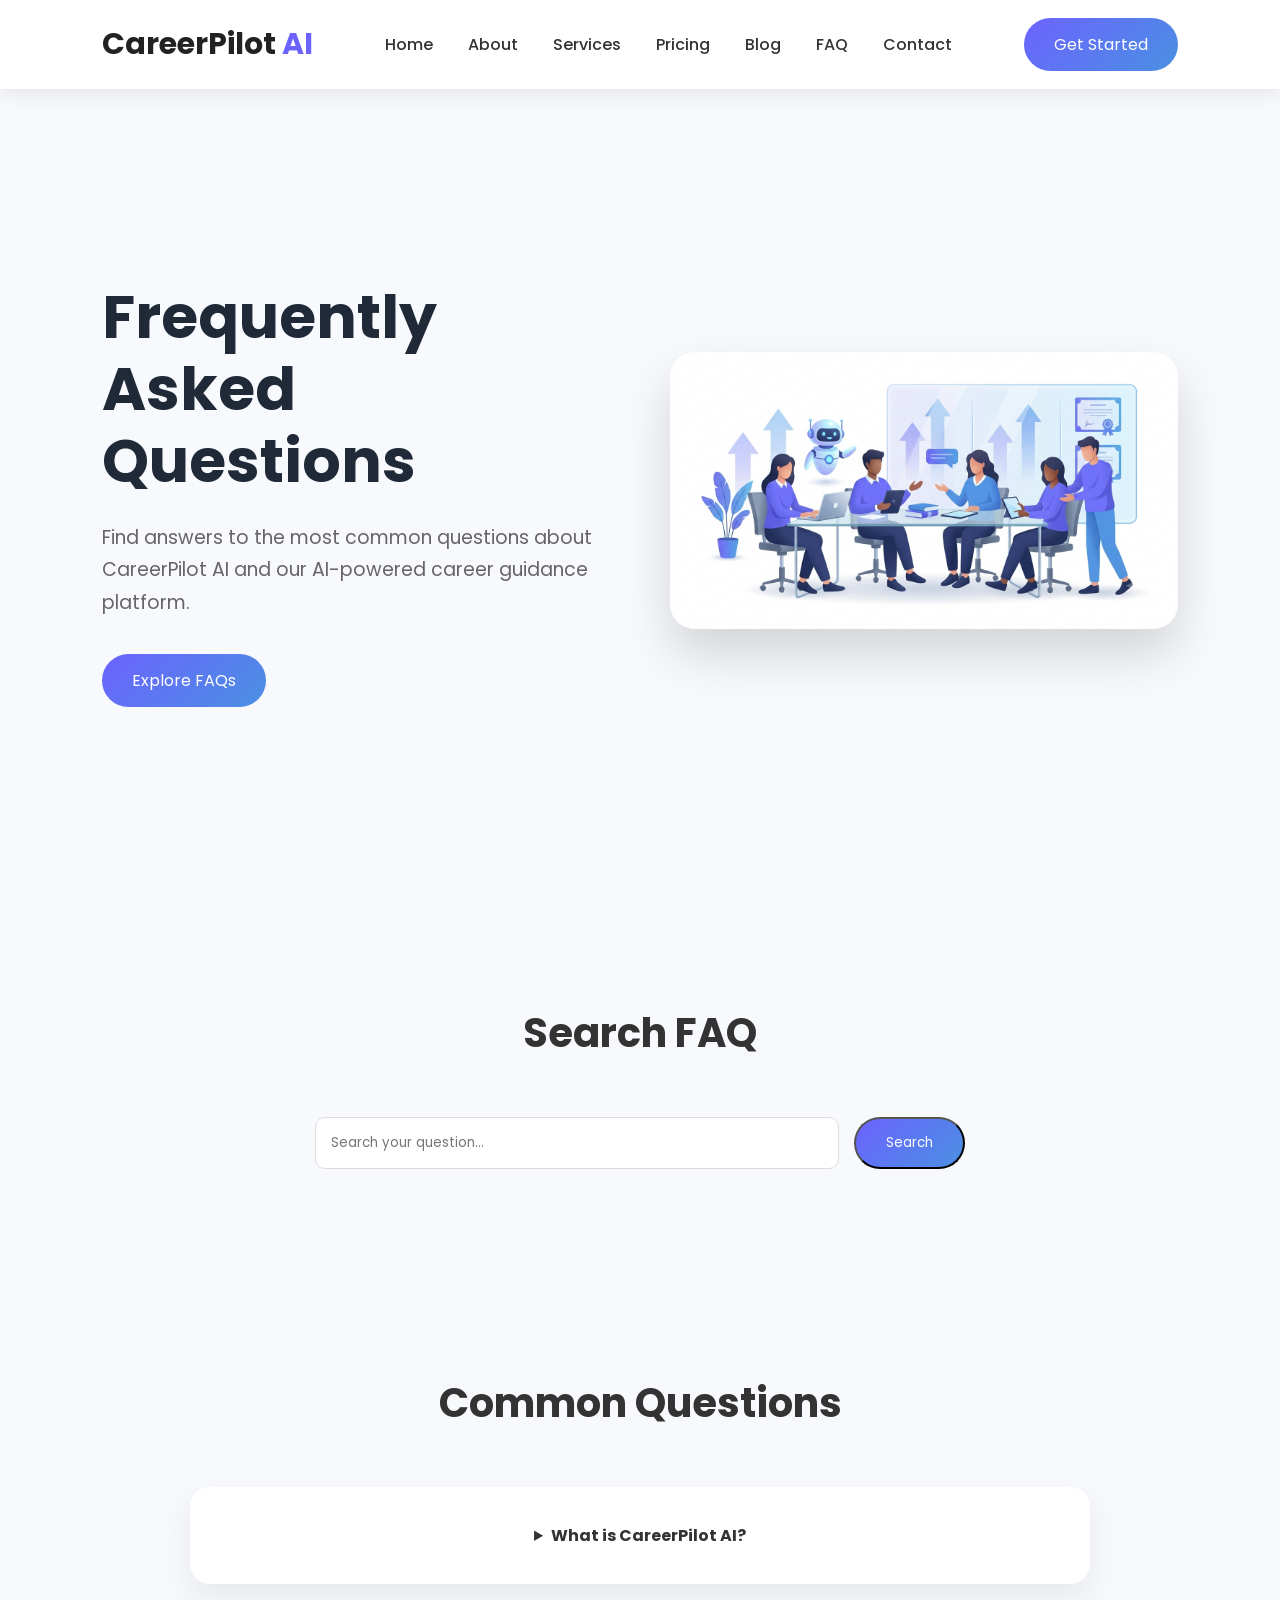
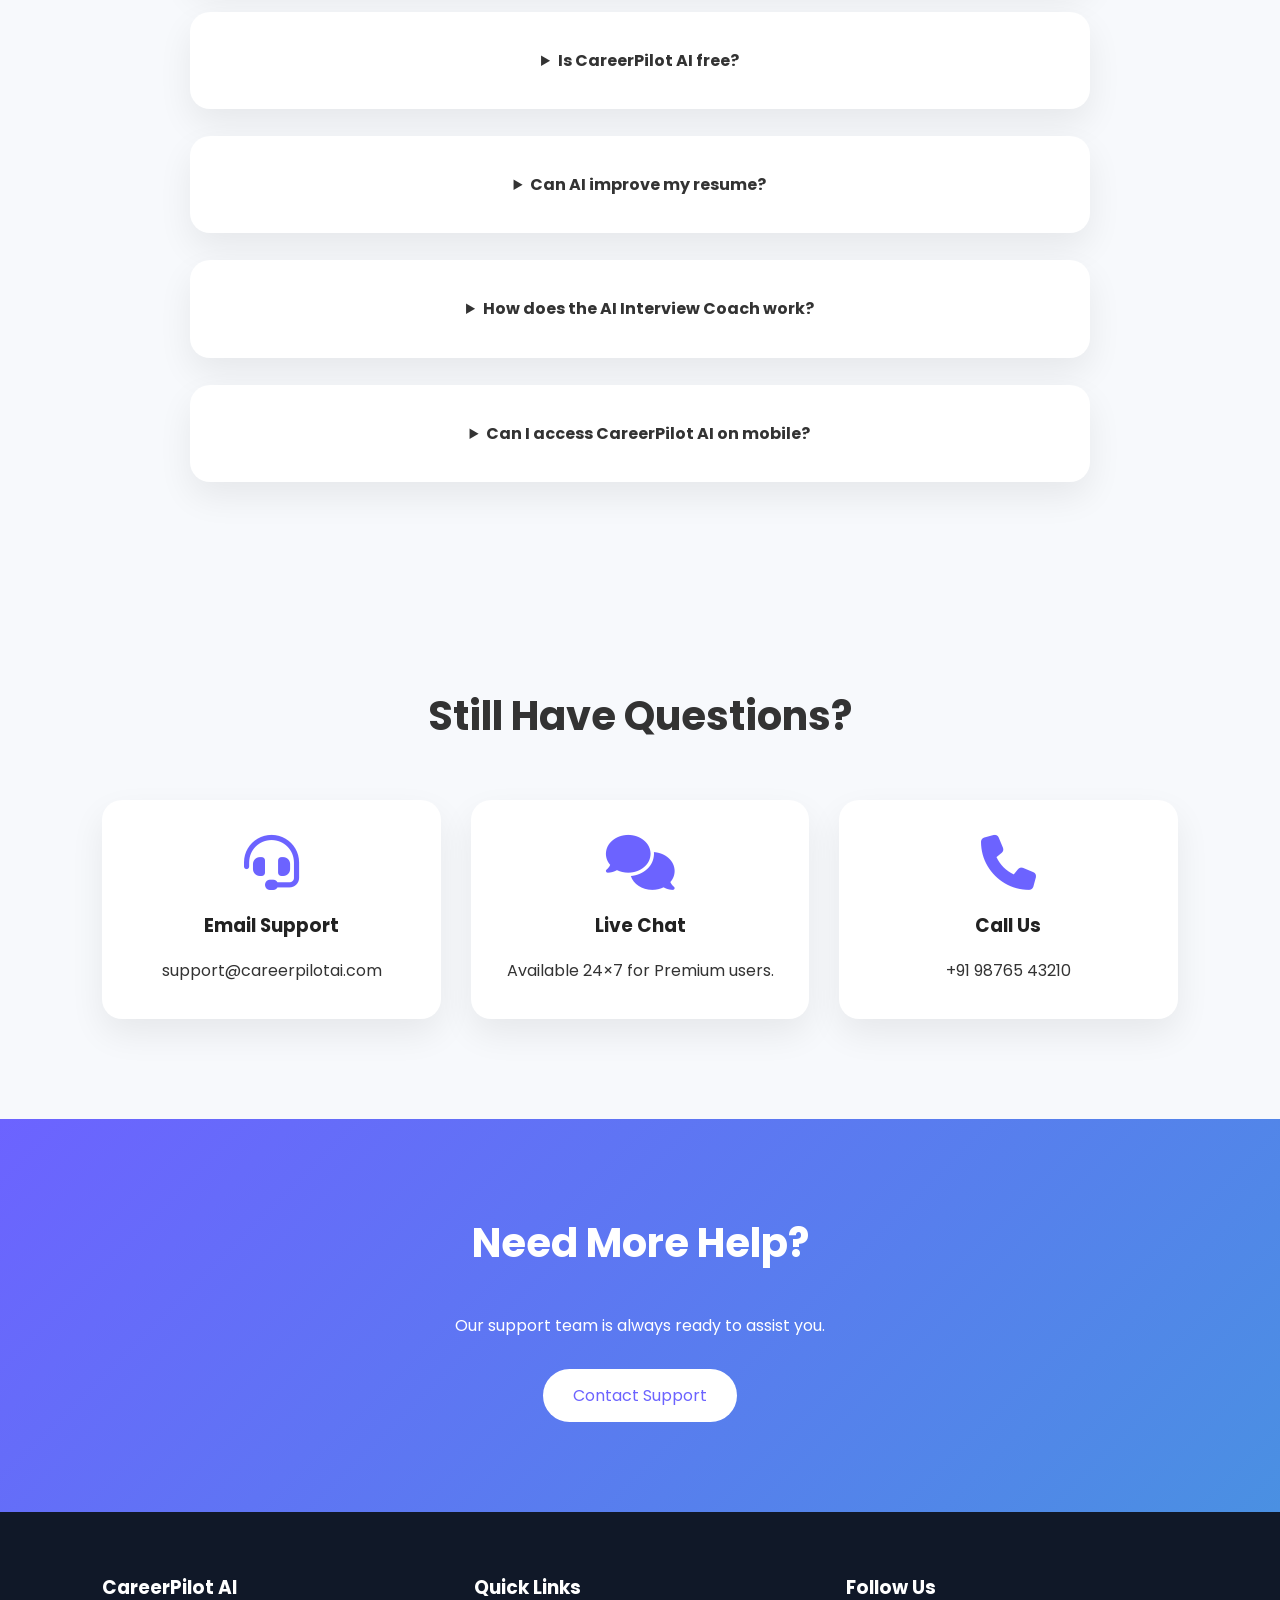
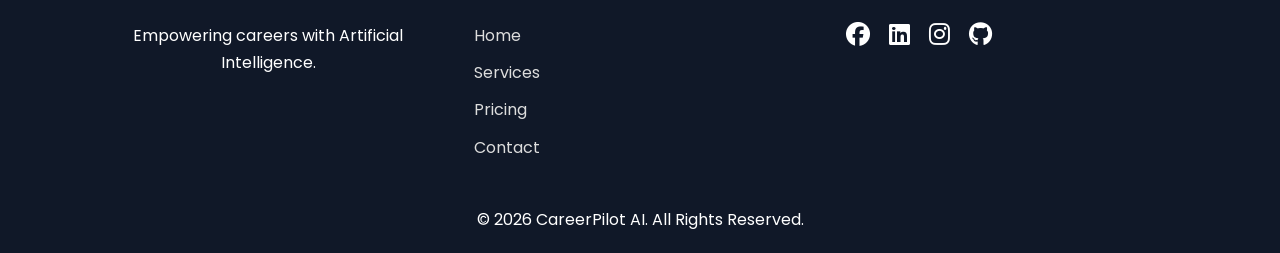
<file: faq.html>
<!DOCTYPE html>
<html lang="en">

<head>

<meta charset="UTF-8">
<meta name="viewport" content="width=device-width, initial-scale=1.0">

<title>FAQ | CareerPilot AI</title>

<link rel="stylesheet" href="style.css">
<link rel="stylesheet" href="responsive.css">

<link rel="stylesheet"
href="https://cdnjs.cloudflare.com/ajax/libs/font-awesome/6.5.2/css/all.min.css">

<link href="https://fonts.googleapis.com/css2?family=Poppins:wght@300;400;500;600;700&display=swap"
rel="stylesheet">

</head>

<body>

<!-- ================= NAVBAR ================= -->

<nav>

<div class="logo">
CareerPilot <span>AI</span>
</div>

<ul>
<li><a href="index.html">Home</a></li>
<li><a href="about.html">About</a></li>
<li><a href="services.html">Services</a></li>
<li><a href="pricing.html">Pricing</a></li>
<li><a href="blog.html">Blog</a></li>
<li><a href="faq.html">FAQ</a></li>
<li><a href="contact.html">Contact</a></li>
</ul>

<a href="#" class="btn">Get Started</a>

</nav>

<!-- ================= HERO ================= -->

<section class="hero">

<div class="hero-content">

<h1>Frequently Asked Questions</h1>

<p>

Find answers to the most common questions about
CareerPilot AI and our AI-powered career guidance platform.

</p>

<a href="#faq" class="btn">

Explore FAQs

</a>

</div>

<div class="hero-image">

<img src="about.png" alt="FAQ">

</div>

</section>

<!-- ================= SEARCH ================= -->

<section class="features">

<h2>Search FAQ</h2>

<div style="max-width:650px;margin:auto;display:flex;gap:15px;">

<input
type="text"
placeholder="Search your question..."
style="flex:1;padding:15px;border:1px solid #ddd;border-radius:10px;">

<button class="btn">

Search

</button>

</div>

</section>

<!-- ================= FAQ ================= -->

<section class="features" id="faq">

<h2>Common Questions</h2>

<div style="max-width:900px;margin:auto;">

<details class="card">

<summary><strong>What is CareerPilot AI?</strong></summary>

<p style="margin-top:15px;">

CareerPilot AI is an AI-powered platform that helps students with
resume analysis, interview preparation, career planning,
project ideas and placement guidance.

</p>

</details>

<br>

<details class="card">

<summary><strong>Is CareerPilot AI free?</strong></summary>

<p style="margin-top:15px;">

Yes. We offer a free plan with essential career guidance features,
along with premium plans for advanced AI tools.

</p>

</details>

<br>

<details class="card">

<summary><strong>Can AI improve my resume?</strong></summary>

<p style="margin-top:15px;">

Yes. Our AI analyzes your resume, identifies weaknesses,
and suggests improvements to make it ATS-friendly.

</p>

</details>

<br>

<details class="card">

<summary><strong>How does the AI Interview Coach work?</strong></summary>

<p style="margin-top:15px;">

It generates personalized HR and technical interview questions,
provides feedback, and helps improve your confidence.

</p>

</details>

<br>

<details class="card">

<summary><strong>Can I access CareerPilot AI on mobile?</strong></summary>

<p style="margin-top:15px;">

Absolutely. The platform is fully responsive and works
on desktops, tablets, and smartphones.

</p>

</details>

</div>

</section>

<!-- ================= SUPPORT ================= -->

<section class="features">

<h2>Still Have Questions?</h2>

<div class="cards">

<div class="card">

<i class="fa-solid fa-headset"></i>

<h3>Email Support</h3>

<p>

support@careerpilotai.com

</p>

</div>

<div class="card">

<i class="fa-solid fa-comments"></i>

<h3>Live Chat</h3>

<p>

Available 24×7 for Premium users.

</p>

</div>

<div class="card">

<i class="fa-solid fa-phone"></i>

<h3>Call Us</h3>

<p>

+91 98765 43210

</p>

</div>

</div>

</section>

<!-- ================= CTA ================= -->

<section class="cta">

<h2>

Need More Help?

</h2>

<p style="margin-bottom:30px;">

Our support team is always ready to assist you.

</p>

<a href="contact.html" class="btn">

Contact Support

</a>

</section>

<!-- ================= FOOTER ================= -->

<footer>

<div class="footer-content">

<div>

<h3>CareerPilot AI</h3>

<p>

Empowering careers with Artificial Intelligence.

</p>

</div>

<div>

<h3>Quick Links</h3>

<a href="index.html">Home</a>
<a href="about.html">Services</a>
<a href="pricing.html">Pricing</a>
<a href="contact.html">Contact</a>

</div>

<div>

<h3>Follow Us</h3>

<i class="fab fa-facebook"></i>
<i class="fab fa-linkedin"></i>
<i class="fab fa-instagram"></i>
<i class="fab fa-github"></i>

</div>

</div>

<p style="text-align:center;margin-top:20px;">

© 2026 CareerPilot AI. All Rights Reserved.

</p>

</footer>

<script src="main.js"></script>

</body>

</html>
</file>
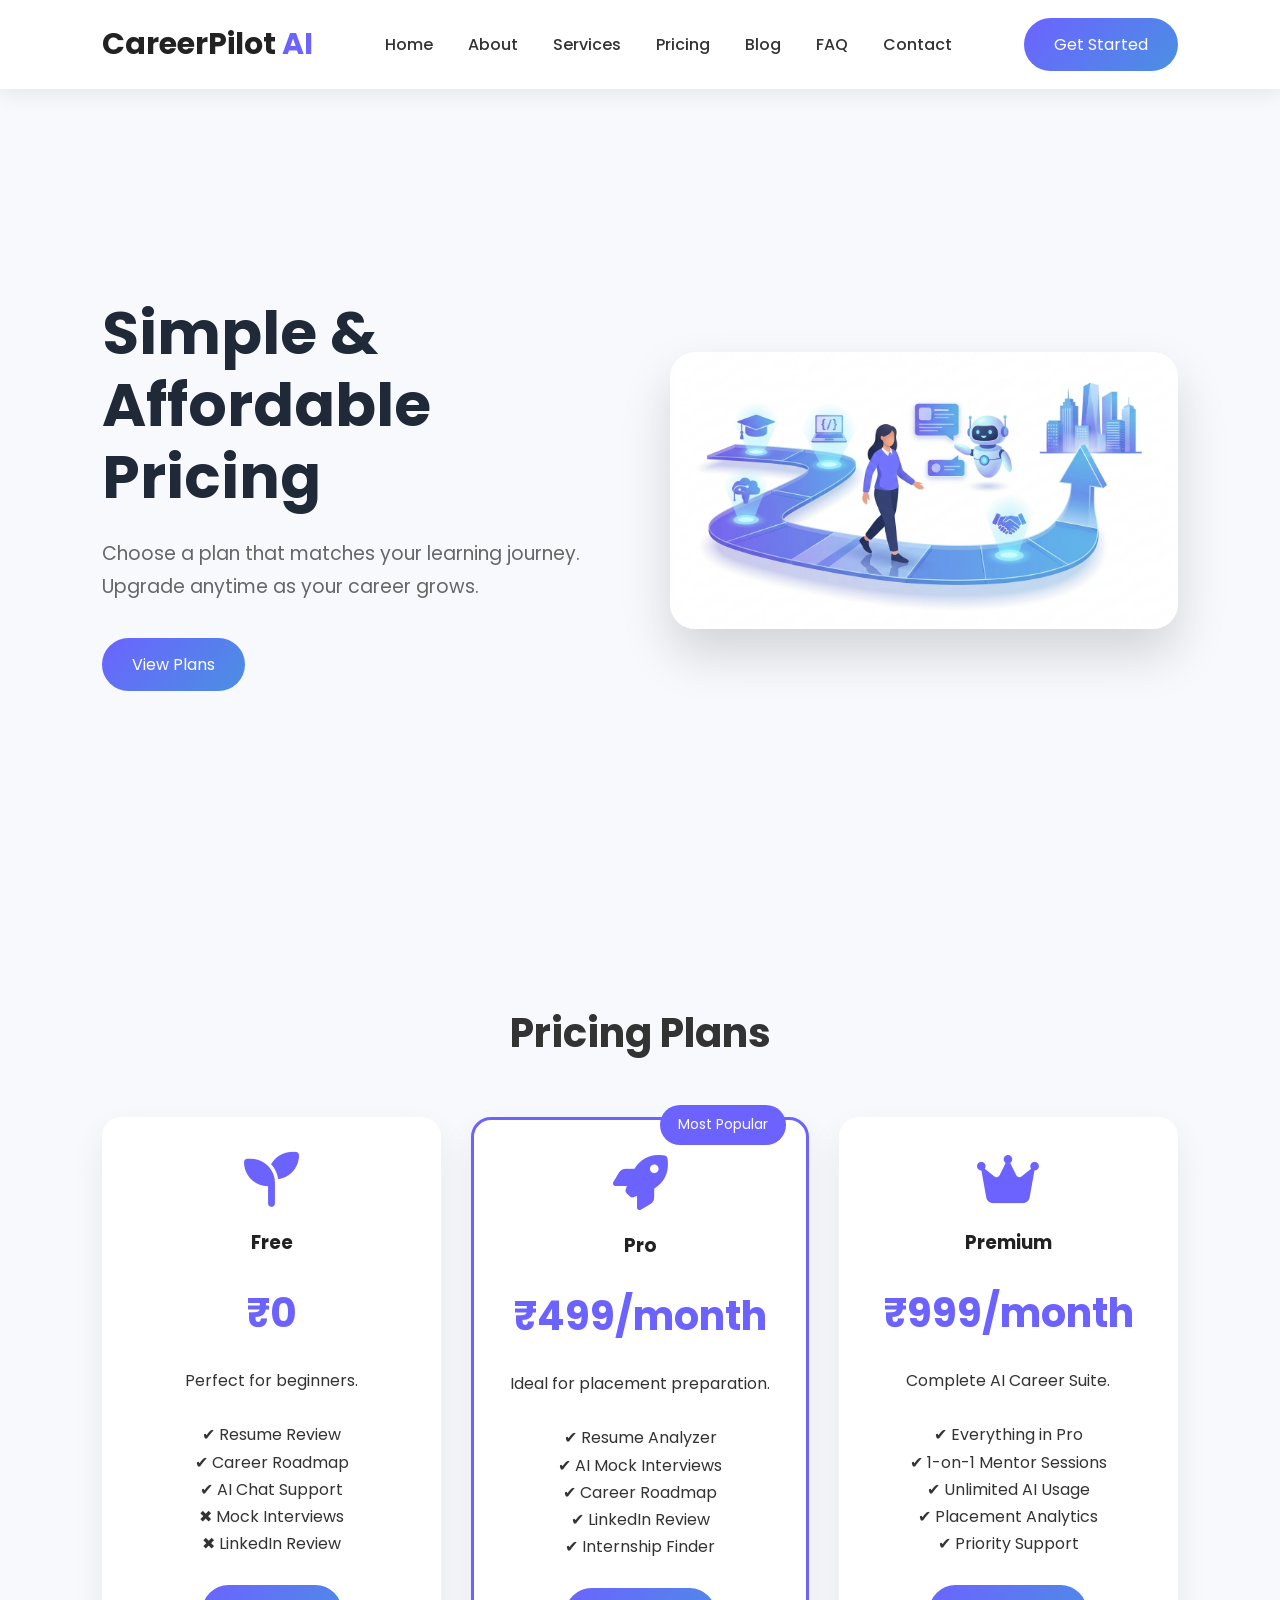
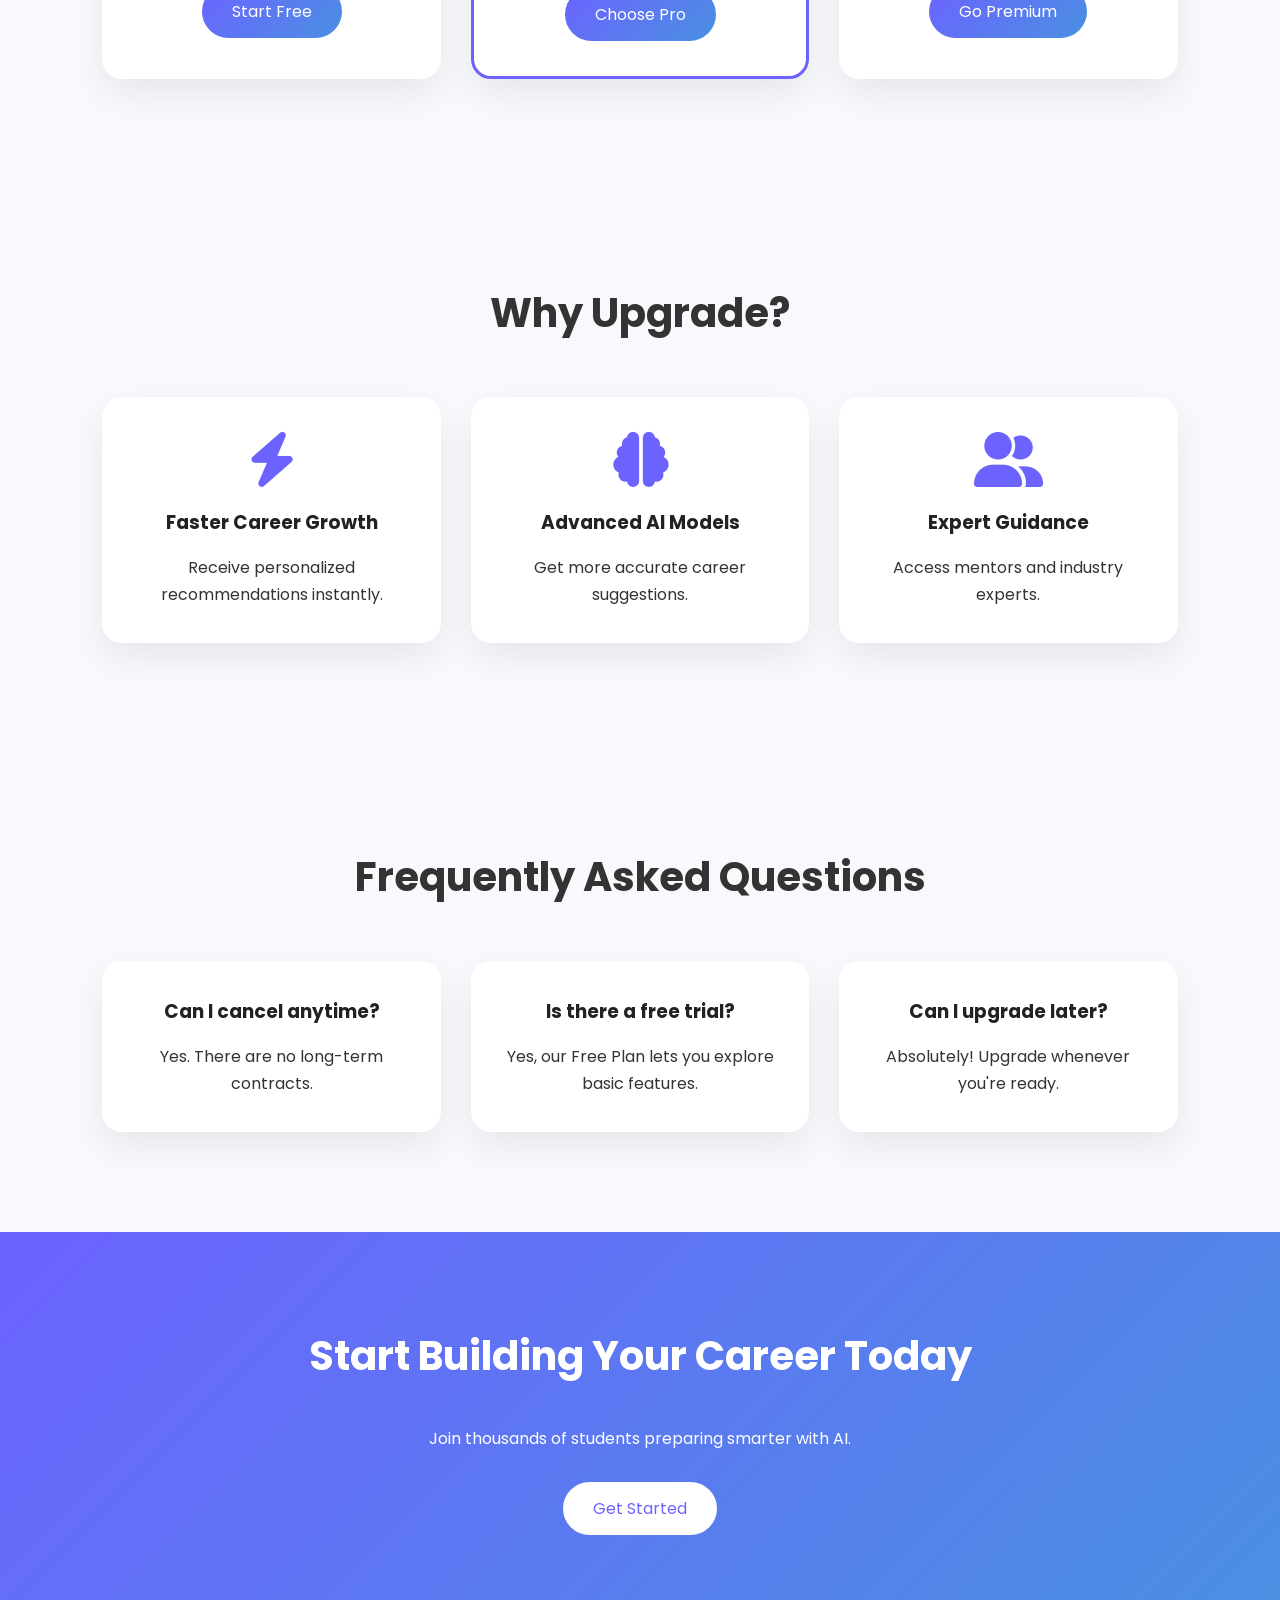
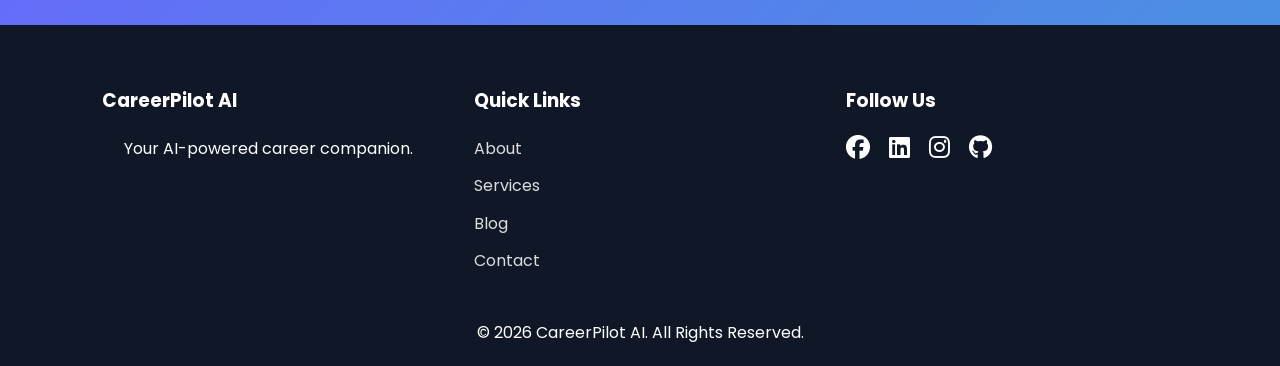
<file: pricing.html>
<!DOCTYPE html>
<html lang="en">

<head>

<meta charset="UTF-8">
<meta name="viewport" content="width=device-width, initial-scale=1.0">

<title>Pricing | CareerPilot AI</title>

<link rel="stylesheet" href="style.css">
<link rel="stylesheet" href="responsive.css">

<link rel="stylesheet"
href="https://cdnjs.cloudflare.com/ajax/libs/font-awesome/6.5.2/css/all.min.css">

<link href="https://fonts.googleapis.com/css2?family=Poppins:wght@300;400;500;600;700&display=swap"
rel="stylesheet">

</head>

<body>

<!-- Navbar -->

<nav>

<div class="logo">
CareerPilot <span>AI</span>
</div>

<ul>
<li><a href="index.html">Home</a></li>
<li><a href="about.html">About</a></li>
<li><a href="services.html">Services</a></li>
<li><a href="pricing.html">Pricing</a></li>
<li><a href="blog.html">Blog</a></li>
<li><a href="faq.html">FAQ</a></li>
<li><a href="contact.html">Contact</a></li>
</ul>

<a href="#" class="btn">Get Started</a>

</nav>

<!-- Hero -->

<section class="hero">

<div class="hero-content">

<h1>Simple & Affordable Pricing</h1>

<p>

Choose a plan that matches your learning journey.
Upgrade anytime as your career grows.

</p>

<a href="#plans" class="btn">
View Plans
</a>

</div>

<div class="hero-image">

<img src="service2.png" alt="Pricing">

</div>

</section>

<!-- Pricing -->

<section class="features" id="plans">

<h2>Pricing Plans</h2>

<div class="cards">

<!-- FREE -->

<div class="card">

<i class="fa-solid fa-seedling"></i>

<h3>Free</h3>

<h2 style="margin:20px 0;color:#6C63FF;">₹0</h2>

<p>Perfect for beginners.</p>

<br>

<p>✔ Resume Review</p>
<p>✔ Career Roadmap</p>
<p>✔ AI Chat Support</p>
<p>✖ Mock Interviews</p>
<p>✖ LinkedIn Review</p>

<br>

<a href="#" class="btn">
Start Free
</a>

</div>

<!-- PRO -->

<div class="card" style="border:3px solid #6C63FF;position:relative;">

<span style="position:absolute;
top:-15px;
right:20px;
background:#6C63FF;
color:white;
padding:8px 18px;
border-radius:30px;
font-size:14px;">

Most Popular

</span>

<i class="fa-solid fa-rocket"></i>

<h3>Pro</h3>

<h2 style="margin:20px 0;color:#6C63FF;">₹499/month</h2>

<p>Ideal for placement preparation.</p>

<br>

<p>✔ Resume Analyzer</p>
<p>✔ AI Mock Interviews</p>
<p>✔ Career Roadmap</p>
<p>✔ LinkedIn Review</p>
<p>✔ Internship Finder</p>

<br>

<a href="#" class="btn">
Choose Pro
</a>

</div>

<!-- PREMIUM -->

<div class="card">

<i class="fa-solid fa-crown"></i>

<h3>Premium</h3>

<h2 style="margin:20px 0;color:#6C63FF;">₹999/month</h2>

<p>Complete AI Career Suite.</p>

<br>

<p>✔ Everything in Pro</p>
<p>✔ 1-on-1 Mentor Sessions</p>
<p>✔ Unlimited AI Usage</p>
<p>✔ Placement Analytics</p>
<p>✔ Priority Support</p>

<br>

<a href="#" class="btn">
Go Premium
</a>

</div>

</div>

</section>

<!-- Comparison -->

<section class="features">

<h2>Why Upgrade?</h2>

<div class="cards">

<div class="card">

<i class="fa-solid fa-bolt"></i>

<h3>Faster Career Growth</h3>

<p>

Receive personalized recommendations instantly.

</p>

</div>

<div class="card">

<i class="fa-solid fa-brain"></i>

<h3>Advanced AI Models</h3>

<p>

Get more accurate career suggestions.

</p>

</div>

<div class="card">

<i class="fa-solid fa-user-group"></i>

<h3>Expert Guidance</h3>

<p>

Access mentors and industry experts.

</p>

</div>

</div>

</section>

<!-- FAQ Preview -->

<section class="features">

<h2>Frequently Asked Questions</h2>

<div class="cards">

<div class="card">

<h3>Can I cancel anytime?</h3>

<p>Yes. There are no long-term contracts.</p>

</div>

<div class="card">

<h3>Is there a free trial?</h3>

<p>Yes, our Free Plan lets you explore basic features.</p>

</div>

<div class="card">

<h3>Can I upgrade later?</h3>

<p>Absolutely! Upgrade whenever you're ready.</p>

</div>

</div>

</section>

<!-- CTA -->

<section class="cta">

<h2>

Start Building Your Career Today

</h2>

<p style="margin-bottom:30px;">

Join thousands of students preparing smarter with AI.

</p>

<a href="contact.html" class="btn">

Get Started

</a>

</section>

<!-- Footer -->

<footer>

<div class="footer-content">

<div>

<h3>CareerPilot AI</h3>

<p>

Your AI-powered career companion.

</p>

</div>

<div>

<h3>Quick Links</h3>

<a href="about.html">About</a>
<a href="services.html">Services</a>
<a href="blog.html">Blog</a>
<a href="contact.html">Contact</a>

</div>

<div>

<h3>Follow Us</h3>

<i class="fab fa-facebook"></i>
<i class="fab fa-linkedin"></i>
<i class="fab fa-instagram"></i>
<i class="fab fa-github"></i>

</div>

</div>

<p style="text-align:center;margin-top:20px;">

© 2026 CareerPilot AI. All Rights Reserved.

</p>

</footer>

<script src="main.js"></script>

</body>

</html>
</file>
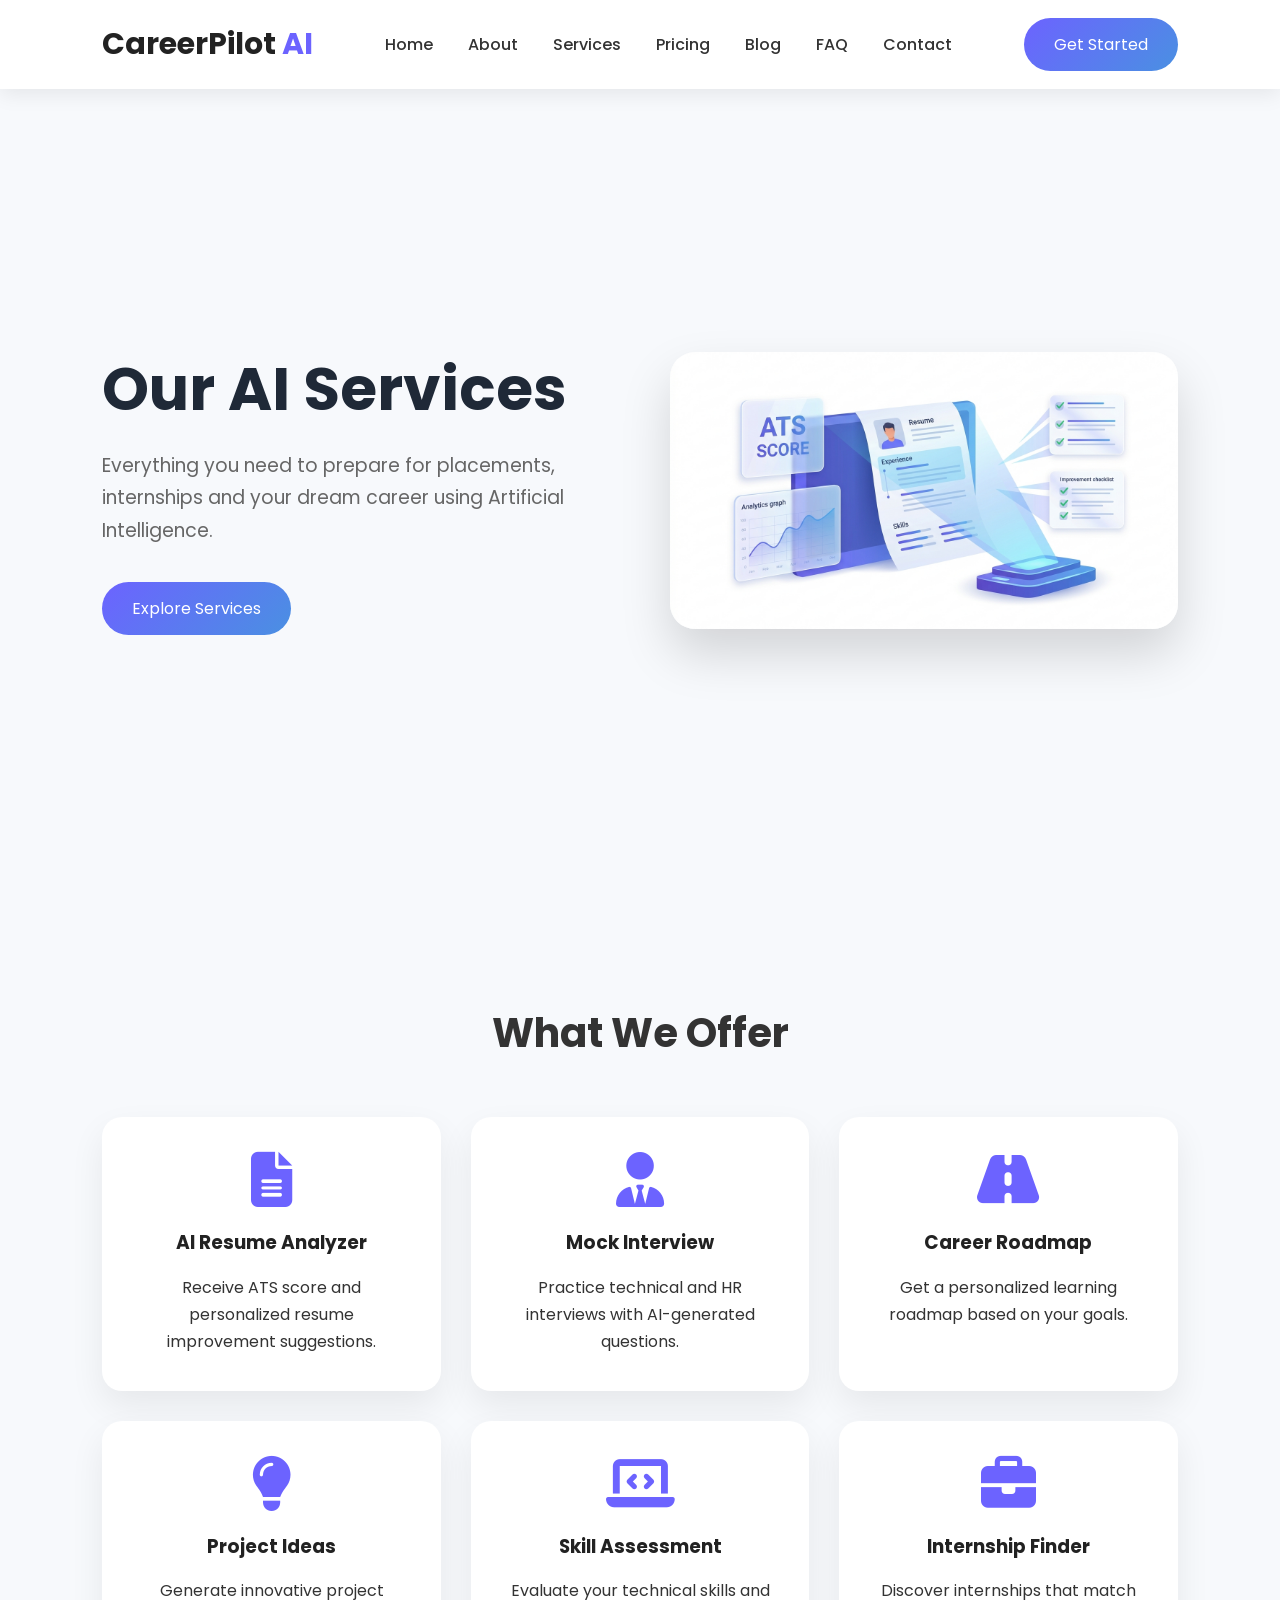
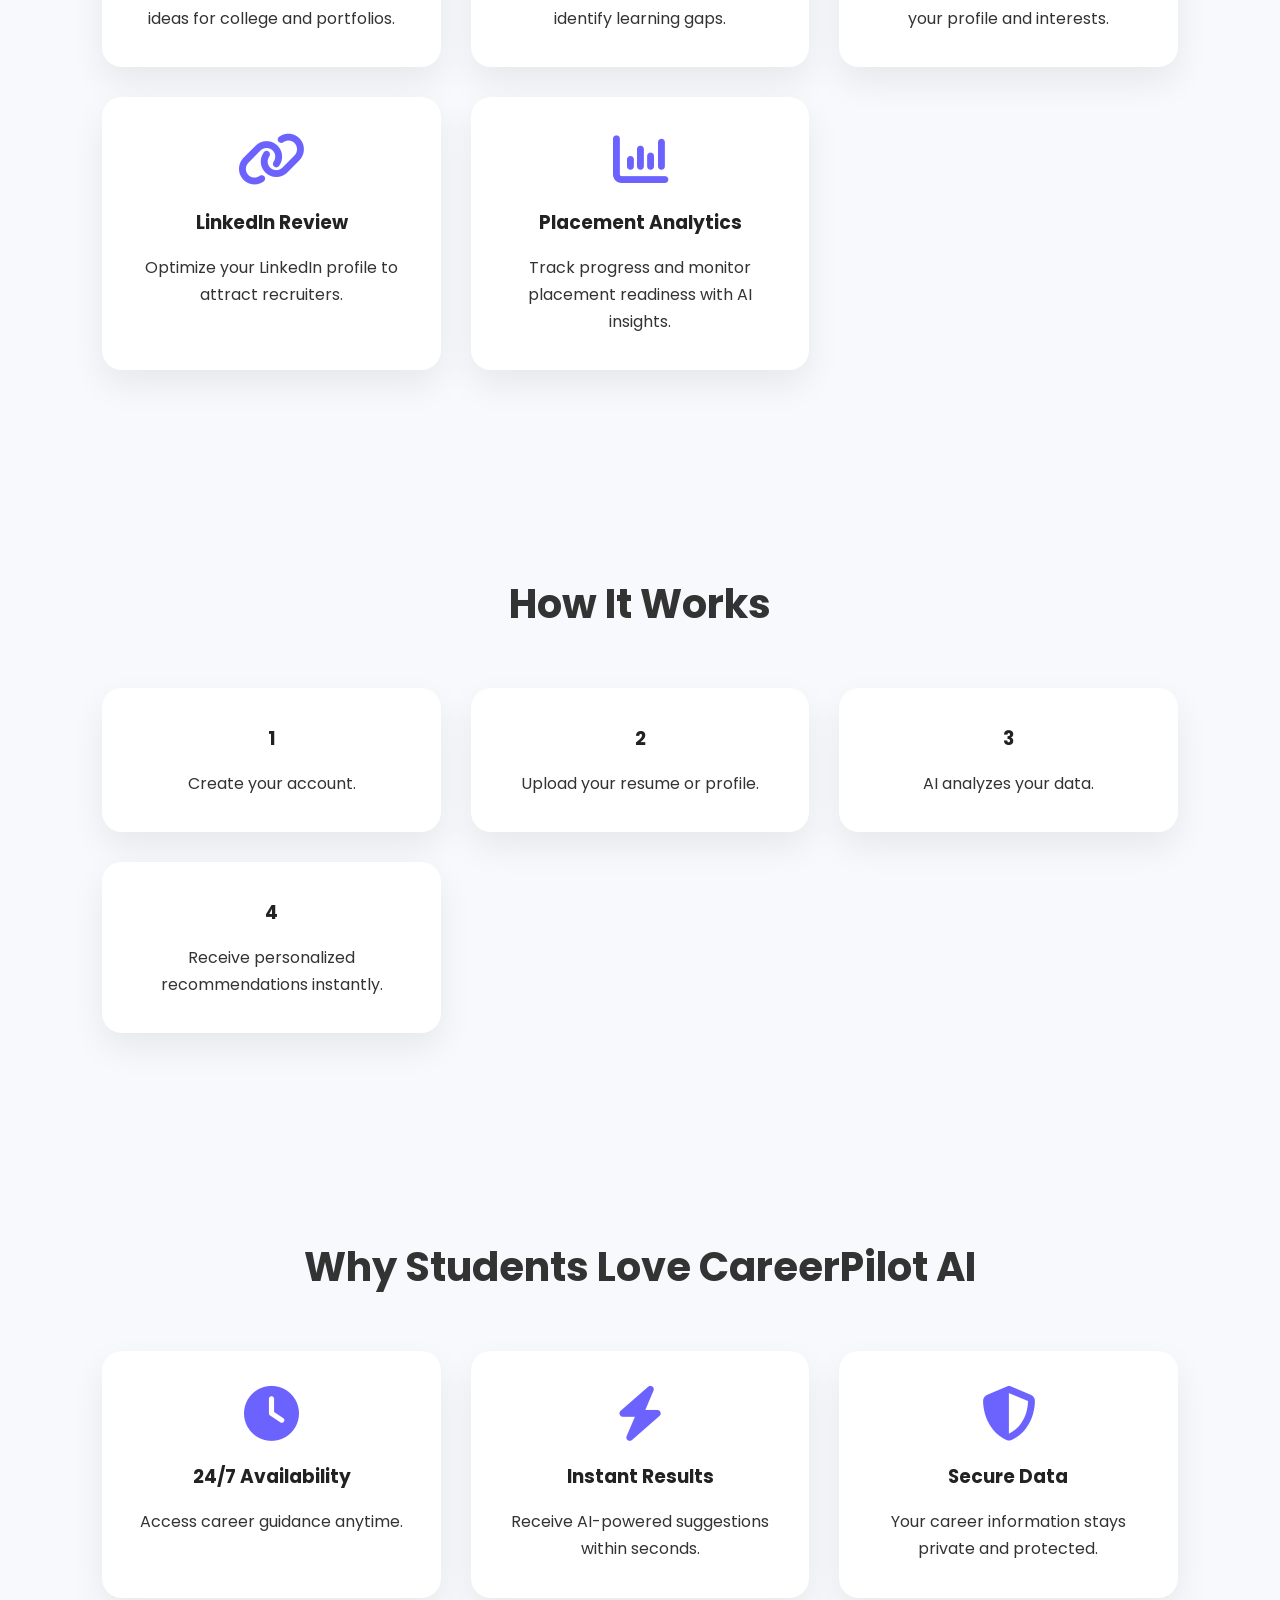
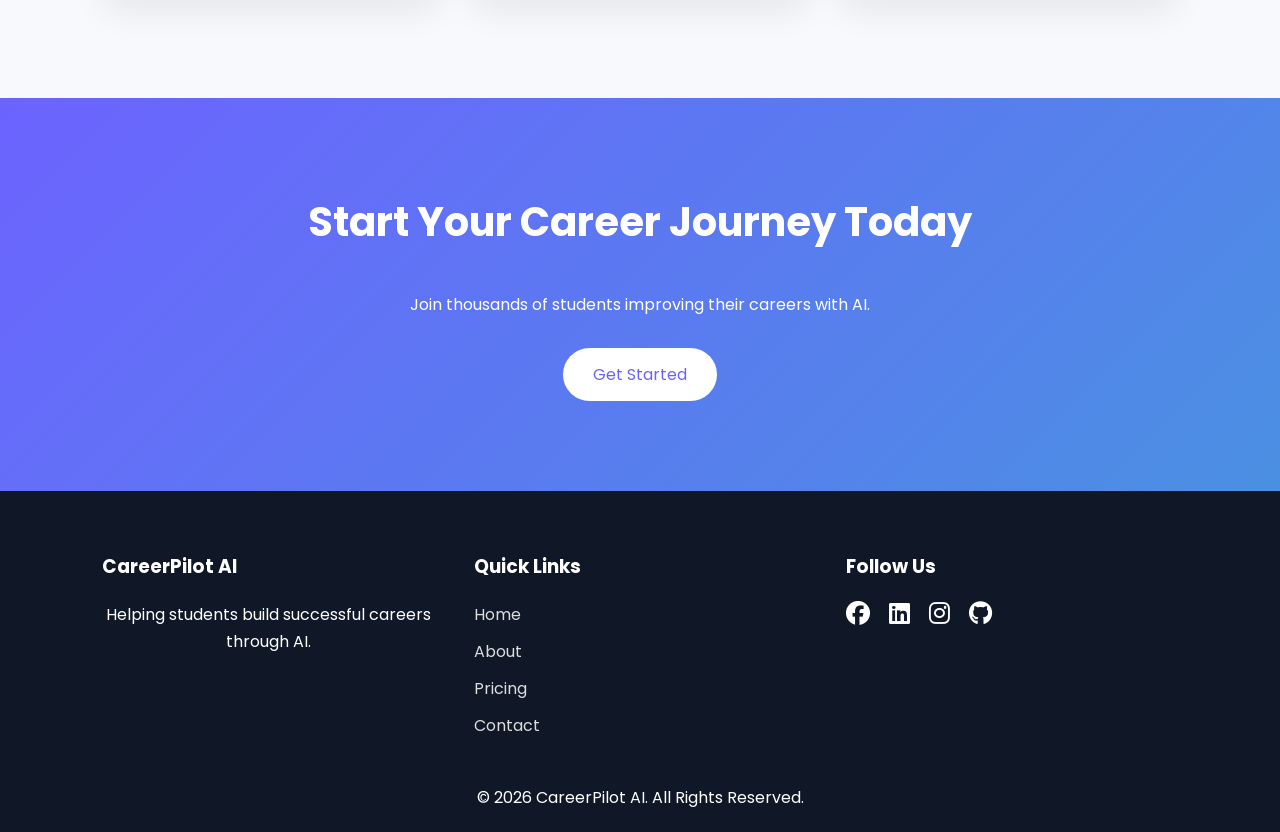
<file: services.html>
<!DOCTYPE html>
<html lang="en">

<head>

    <meta charset="UTF-8">
    <meta name="viewport" content="width=device-width, initial-scale=1.0">

    <title>Services | CareerPilot AI</title>

    <link rel="stylesheet" href="style.css">
    <link rel="stylesheet" href="responsive.css">

    <link rel="stylesheet"
        href="https://cdnjs.cloudflare.com/ajax/libs/font-awesome/6.5.2/css/all.min.css">

    <link href="https://fonts.googleapis.com/css2?family=Poppins:wght@300;400;500;600;700&display=swap"
        rel="stylesheet">

</head>

<body>

<!-- ================= NAVBAR ================= -->

<nav>

    <div class="logo">
        CareerPilot <span>AI</span>
    </div>

    <ul>

        <li><a href="index.html">Home</a></li>
        <li><a href="about.html">About</a></li>
        <li><a href="services.html">Services</a></li>
        <li><a href="pricing.html">Pricing</a></li>
        <li><a href="blog.html">Blog</a></li>
        <li><a href="faq.html">FAQ</a></li>
        <li><a href="contact.html">Contact</a></li>

    </ul>

    <a href="#" class="btn">Get Started</a>

</nav>

<!-- ================= HERO ================= -->

<section class="hero">

    <div class="hero-content">

        <h1>Our AI Services</h1>

        <p>

            Everything you need to prepare for placements,
            internships and your dream career using Artificial Intelligence.

        </p>

        <a href="#services" class="btn">
            Explore Services
        </a>

    </div>

    <div class="hero-image">

        <img src="service1.png" alt="Services">

    </div>

</section>

<!-- ================= SERVICES ================= -->

<section class="features" id="services">

<h2>What We Offer</h2>

<div class="cards">

<div class="card">

<i class="fa-solid fa-file-lines"></i>

<h3>AI Resume Analyzer</h3>

<p>

Receive ATS score and personalized resume improvement suggestions.

</p>

</div>

<div class="card">

<i class="fa-solid fa-user-tie"></i>

<h3>Mock Interview</h3>

<p>

Practice technical and HR interviews with AI-generated questions.

</p>

</div>

<div class="card">

<i class="fa-solid fa-road"></i>

<h3>Career Roadmap</h3>

<p>

Get a personalized learning roadmap based on your goals.

</p>

</div>

<div class="card">

<i class="fa-solid fa-lightbulb"></i>

<h3>Project Ideas</h3>

<p>

Generate innovative project ideas for college and portfolios.

</p>

</div>

<div class="card">

<i class="fa-solid fa-laptop-code"></i>

<h3>Skill Assessment</h3>

<p>

Evaluate your technical skills and identify learning gaps.

</p>

</div>

<div class="card">

<i class="fa-solid fa-briefcase"></i>

<h3>Internship Finder</h3>

<p>

Discover internships that match your profile and interests.

</p>

</div>

<div class="card">

<i class="fa-solid fa-link"></i>

<h3>LinkedIn Review</h3>

<p>

Optimize your LinkedIn profile to attract recruiters.

</p>

</div>

<div class="card">

<i class="fa-solid fa-chart-column"></i>

<h3>Placement Analytics</h3>

<p>

Track progress and monitor placement readiness with AI insights.

</p>

</div>

</div>

</section>

<!-- ================= HOW IT WORKS ================= -->

<section class="features">

<h2>How It Works</h2>

<div class="cards">

<div class="card">

<h3>1</h3>

<p>Create your account.</p>

</div>

<div class="card">

<h3>2</h3>

<p>Upload your resume or profile.</p>

</div>

<div class="card">

<h3>3</h3>

<p>AI analyzes your data.</p>

</div>

<div class="card">

<h3>4</h3>

<p>Receive personalized recommendations instantly.</p>

</div>

</div>

</section>

<!-- ================= WHY US ================= -->

<section class="features">

<h2>Why Students Love CareerPilot AI</h2>

<div class="cards">

<div class="card">

<i class="fa-solid fa-clock"></i>

<h3>24/7 Availability</h3>

<p>

Access career guidance anytime.

</p>

</div>

<div class="card">

<i class="fa-solid fa-bolt"></i>

<h3>Instant Results</h3>

<p>

Receive AI-powered suggestions within seconds.

</p>

</div>

<div class="card">

<i class="fa-solid fa-shield-halved"></i>

<h3>Secure Data</h3>

<p>

Your career information stays private and protected.

</p>

</div>

</div>

</section>

<!-- ================= CTA ================= -->

<section class="cta">

<h2>

Start Your Career Journey Today

</h2>

<p style="margin-bottom:30px;">

Join thousands of students improving their careers with AI.

</p>

<a href="contact.html" class="btn">

Get Started

</a>

</section>

<!-- ================= FOOTER ================= -->

<footer>

<div class="footer-content">

<div>

<h3>CareerPilot AI</h3>

<p>

Helping students build successful careers through AI.

</p>

</div>

<div>

<h3>Quick Links</h3>

<a href="index.html">Home</a>

<a href="about.html">About</a>

<a href="pricing.html">Pricing</a>

<a href="contact.html">Contact</a>

</div>

<div>

<h3>Follow Us</h3>

<i class="fab fa-facebook"></i>
<i class="fab fa-linkedin"></i>
<i class="fab fa-instagram"></i>
<i class="fab fa-github"></i>

</div>

</div>

<p style="text-align:center;margin-top:20px;">

© 2026 CareerPilot AI. All Rights Reserved.

</p>

</footer>

<script src="main.js"></script>

</body>

</html>
</file>
<file: style.css>
/* =========================
   Google Font
========================= */
*{
    margin:0;
    padding:0;
    box-sizing:border-box;
    font-family:'Poppins',sans-serif;
}

html{
    scroll-behavior:smooth;
}

body{
    background:#f7f9fc;
    color:#333;
    line-height:1.7;
}

/* =========================
   Navbar
========================= */

nav{
    position:sticky;
    top:0;
    z-index:1000;

    display:flex;
    justify-content:space-between;
    align-items:center;

    padding:18px 8%;

    background:#fff;
    box-shadow:0 5px 20px rgba(0,0,0,.08);
}

.logo{
    font-size:30px;
    font-weight:700;
    color:#222;
}

.logo span{
    color:#6C63FF;
}

nav ul{
    display:flex;
    list-style:none;
    gap:35px;
}

nav ul li a{
    text-decoration:none;
    color:#333;
    font-weight:500;
    transition:.3s;
}

nav ul li a:hover{
    color:#6C63FF;
}

/* =========================
   Buttons
========================= */

.btn{
    display:inline-block;
    text-decoration:none;

    background:linear-gradient(135deg,#6C63FF,#4A90E2);
    color:#fff;

    padding:13px 30px;

    border-radius:40px;

    transition:.3s;
}

.btn:hover{
    transform:translateY(-4px);
    box-shadow:0 10px 25px rgba(108,99,255,.3);
}

.secondary{
    background:#fff;
    color:#6C63FF;
    border:2px solid #6C63FF;
    margin-left:15px;
}

.secondary:hover{
    background:#6C63FF;
    color:white;
}

/* =========================
   Hero
========================= */

.hero{

    display:flex;
    justify-content:space-between;
    align-items:center;

    padding:90px 8%;

    min-height:90vh;

    gap:60px;
}

.hero-content{
    flex:1;
}

.hero-content h1{

    font-size:60px;
    line-height:1.2;

    margin-bottom:25px;

    color:#1f2937;
}

.hero-content p{

    font-size:19px;

    margin-bottom:35px;

    color:#666;
}

.hero-image{
    flex:1;
    text-align:center;
}

.hero-image img{

    width:100%;
    max-width:600px;

    border-radius:25px;

    box-shadow:0 25px 50px rgba(0,0,0,.15);
}

/* =========================
   Section Title
========================= */

section h2{

    text-align:center;

    font-size:40px;

    margin-bottom:50px;
}

/* =========================
   Features
========================= */

.features{

    padding:100px 8%;
}

.cards{

    display:grid;

    grid-template-columns:repeat(auto-fit,minmax(250px,1fr));

    gap:30px;
}

.card{

    background:white;

    border-radius:20px;

    padding:35px;

    text-align:center;

    transition:.4s;

    box-shadow:0 15px 35px rgba(0,0,0,.07);
}

.card:hover{

    transform:translateY(-12px);

    box-shadow:0 25px 45px rgba(0,0,0,.15);
}

.card i{

    font-size:55px;

    color:#6C63FF;

    margin-bottom:20px;
}

.card h3{

    margin-bottom:15px;

    color:#222;
}

/* =========================
   Statistics
========================= */

.stats{

    display:grid;

    grid-template-columns:repeat(4,1fr);

    padding:80px 8%;

    text-align:center;

    background:linear-gradient(135deg,#6C63FF,#4A90E2);

    color:white;
}

.stats h2{

    font-size:48px;

    margin-bottom:10px;
}

/* =========================
   Testimonials
========================= */

.testimonials{

    padding:100px 8%;
}

.testimonial-box{

    display:grid;

    grid-template-columns:repeat(auto-fit,minmax(320px,1fr));

    gap:40px;
}

.testimonial{

    background:white;

    padding:35px;

    border-radius:20px;

    text-align:center;

    box-shadow:0 10px 30px rgba(0,0,0,.08);
}

.testimonial img{

    width:90px;
    height:90px;

    border-radius:50%;

    object-fit:cover;

    margin-bottom:20px;
}

.testimonial h4{

    margin-top:20px;

    color:#6C63FF;
}

/* =========================
   CTA
========================= */

.cta{

    background:linear-gradient(135deg,#6C63FF,#4A90E2);

    color:white;

    padding:90px 8%;

    text-align:center;
}

.cta h2{

    margin-bottom:35px;
}

.cta .btn{

    background:white;
    color:#6C63FF;
}

/* =========================
   Footer
========================= */

footer{

    background:#101828;

    color:white;

    padding:60px 8% 20px;
}

.footer-content{

    display:grid;

    grid-template-columns:repeat(auto-fit,minmax(250px,1fr));

    gap:40px;

    margin-bottom:35px;
}

.footer-content h3{

    margin-bottom:18px;
}

.footer-content a{

    display:block;

    color:#ddd;

    text-decoration:none;

    margin-bottom:10px;

    transition:.3s;
}

.footer-content a:hover{

    color:#6C63FF;
}

.footer-content i{

    font-size:24px;

    margin-right:15px;

    cursor:pointer;

    transition:.3s;
}

.footer-content i:hover{

    color:#6C63FF;
}

footer p{

    text-align:center;
}

/* =========================
   Simple Fade Animation
========================= */

@keyframes float{

    0%{
        transform:translateY(0);
    }

    50%{
        transform:translateY(-15px);
    }

    100%{
        transform:translateY(0);
    }
}

.hero-image img{

    animation:float 5s ease-in-out infinite;
}
</file>
<file: responsive.css>
/* ===========================
   Tablet Devices (992px)
=========================== */

@media (max-width:992px){

    nav{
        flex-direction:column;
        gap:20px;
    }

    nav ul{
        flex-wrap:wrap;
        justify-content:center;
        gap:18px;
    }

    .hero{
        flex-direction:column-reverse;
        text-align:center;
        padding:70px 6%;
    }

    .hero-content h1{
        font-size:46px;
    }

    .hero-content p{
        font-size:17px;
    }

    .hero-image img{
        max-width:450px;
    }

    .stats{
        grid-template-columns:repeat(2,1fr);
        gap:30px;
    }

}

/* ===========================
   Mobile Devices (768px)
=========================== */

@media (max-width:768px){

    nav{
        padding:15px 20px;
    }

    nav ul{
        flex-direction:column;
        align-items:center;
        width:100%;
    }

    .logo{
        font-size:26px;
    }

    .hero{
        min-height:auto;
        padding:60px 20px;
    }

    .hero-content h1{
        font-size:38px;
    }

    .hero-content p{
        font-size:16px;
    }

    .hero-buttons{
        display:flex;
        flex-direction:column;
        gap:15px;
        align-items:center;
    }

    .secondary{
        margin-left:0;
    }

    .cards{
        grid-template-columns:1fr;
    }

    .testimonial-box{
        grid-template-columns:1fr;
    }

    .stats{
        grid-template-columns:1fr;
        gap:35px;
    }

    section{
        padding:70px 20px !important;
    }

    section h2{
        font-size:32px;
    }

    .cta h2{
        font-size:30px;
    }

    .footer-content{
        text-align:center;
    }

}

/* ===========================
   Small Mobile (480px)
=========================== */

@media (max-width:480px){

    .hero-content h1{
        font-size:30px;
    }

    .hero-content p{
        font-size:15px;
    }

    .btn{
        width:100%;
        text-align:center;
    }

    .card{
        padding:25px;
    }

    .testimonial{
        padding:25px;
    }

    .stats h2{
        font-size:36px;
    }

    .logo{
        font-size:22px;
    }

}
</file>
